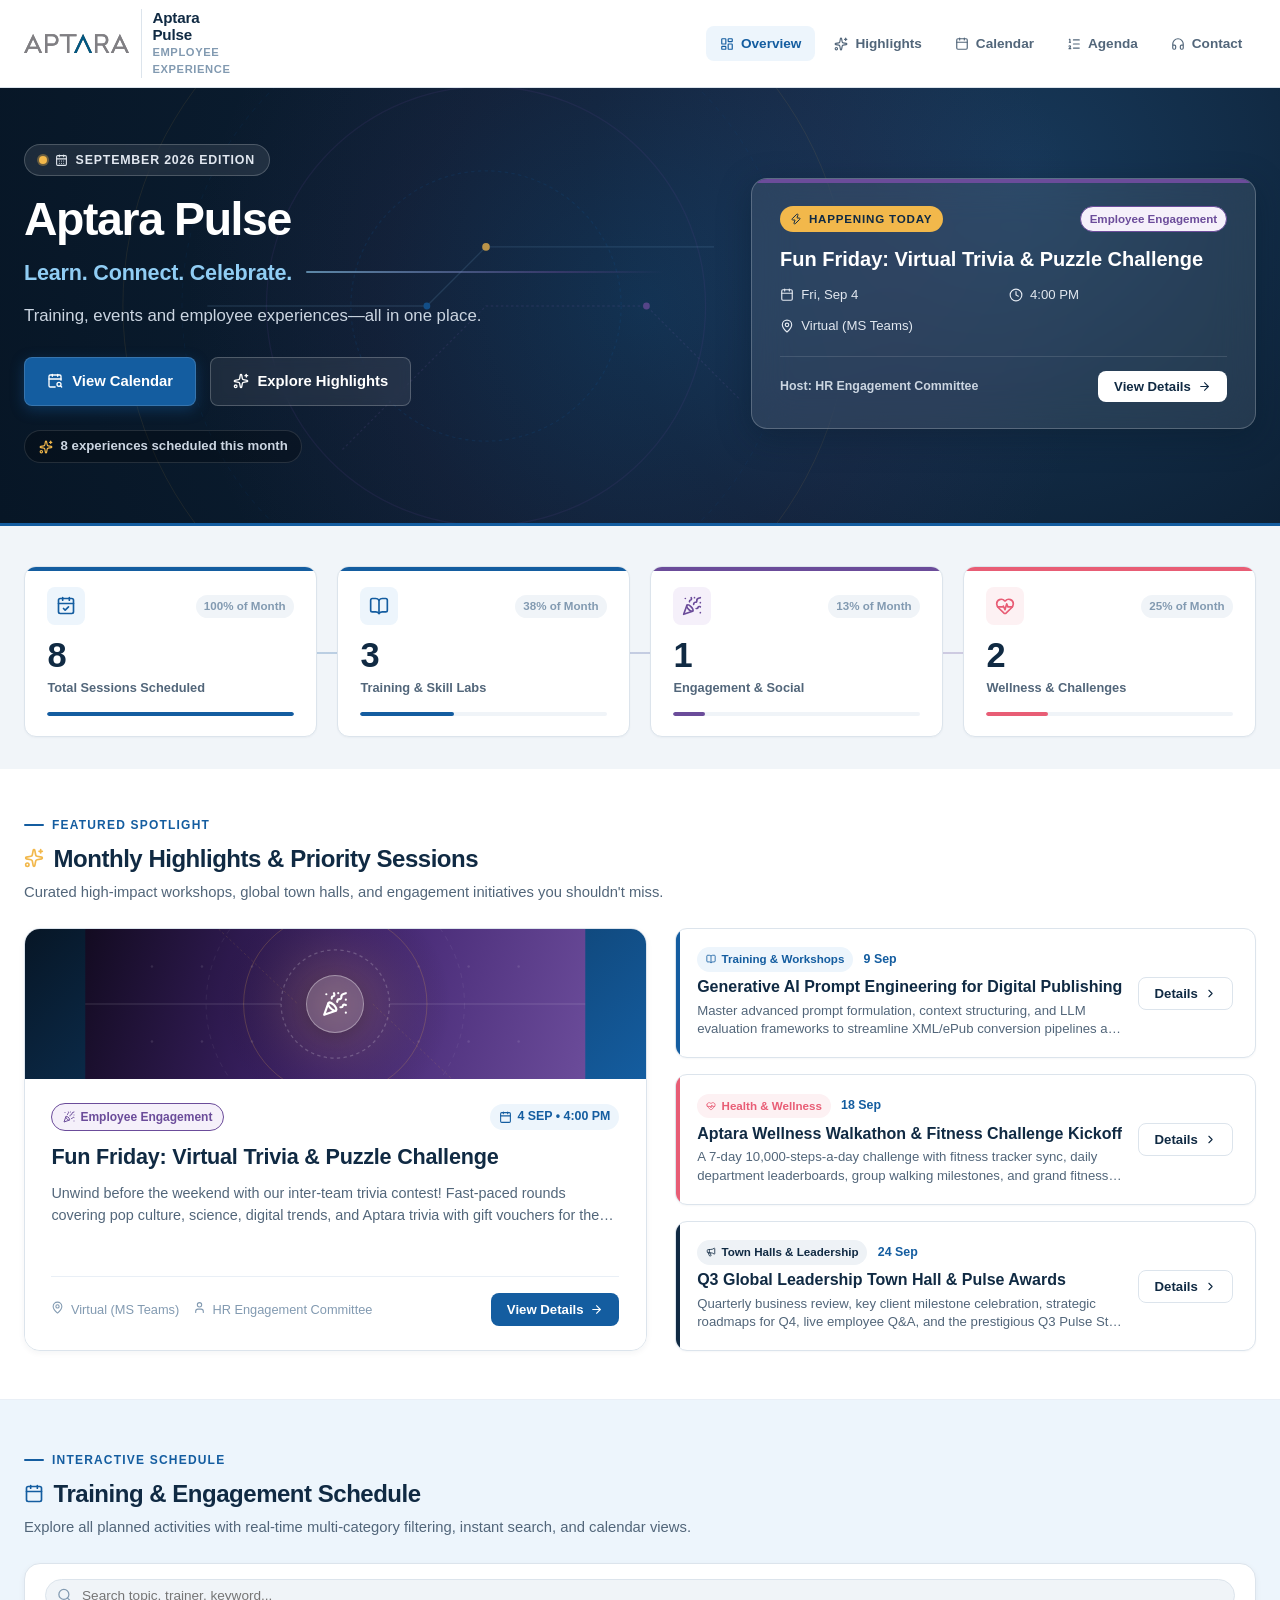
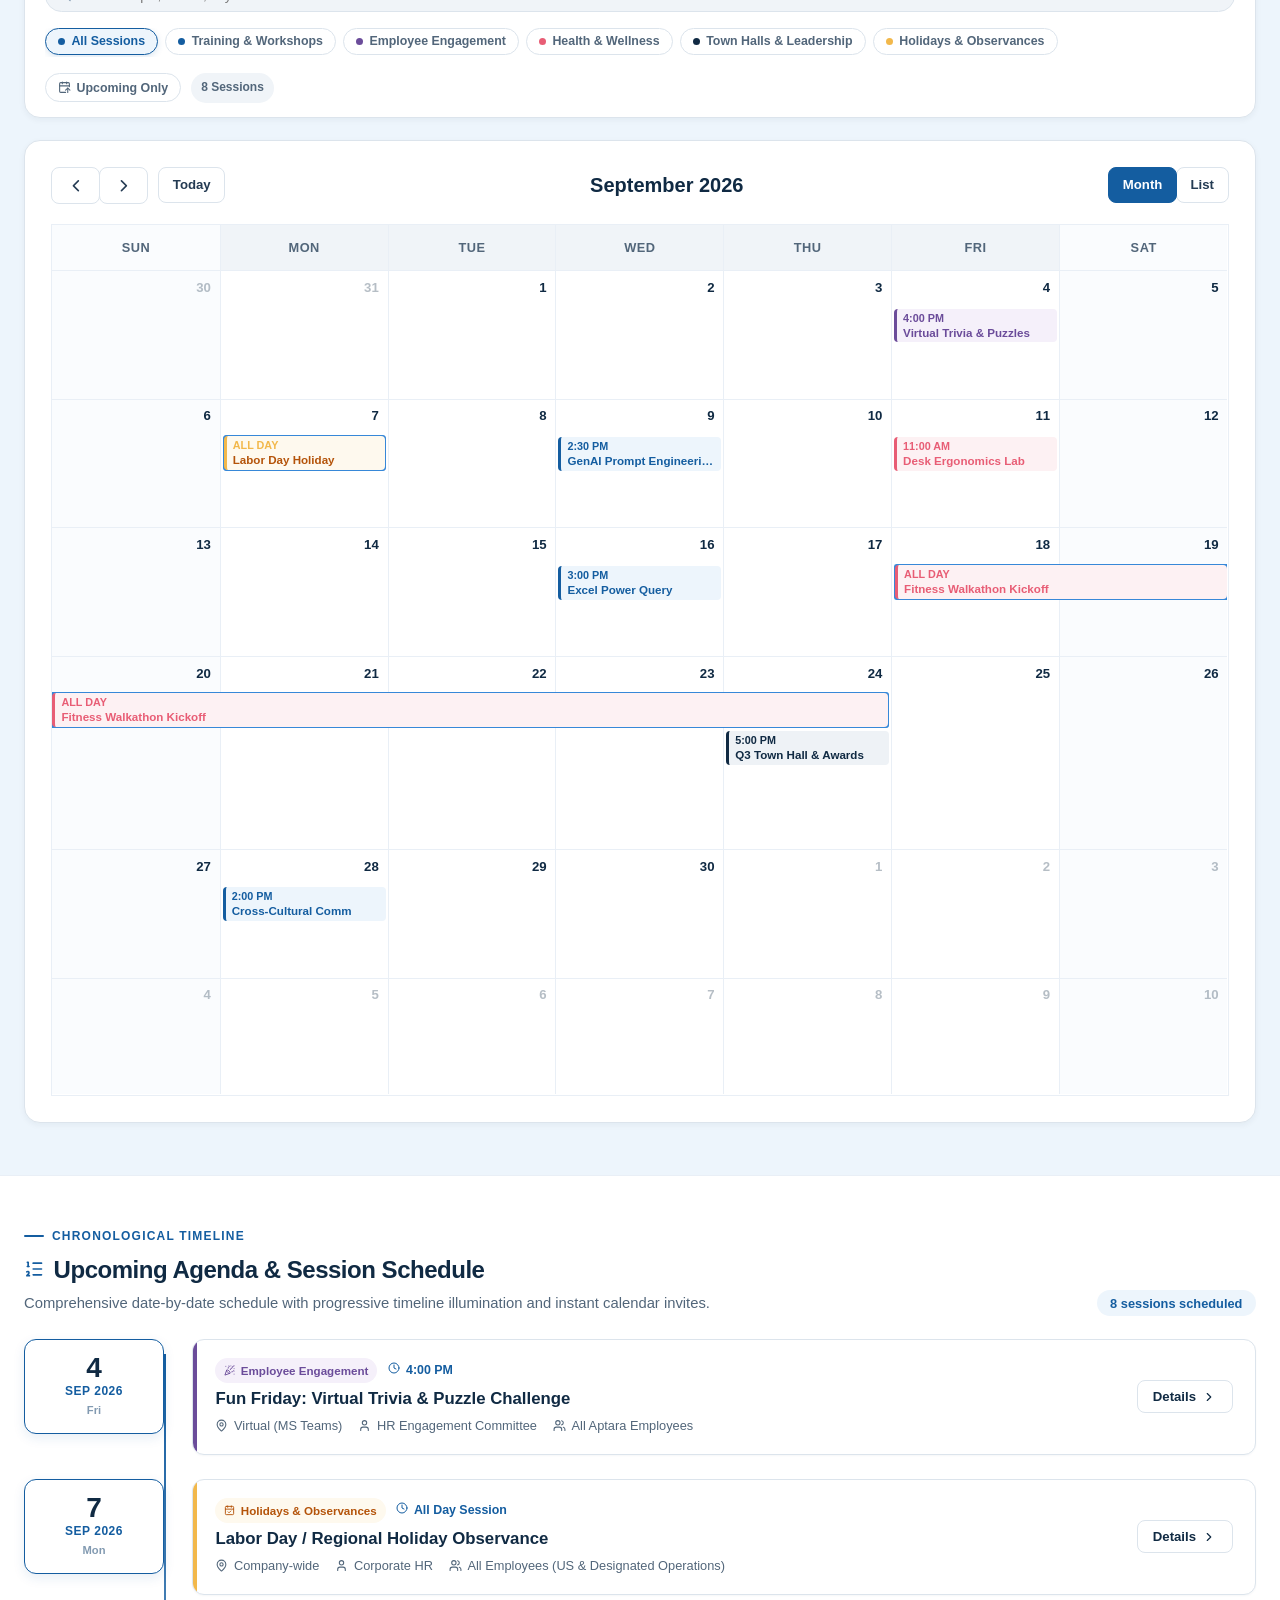
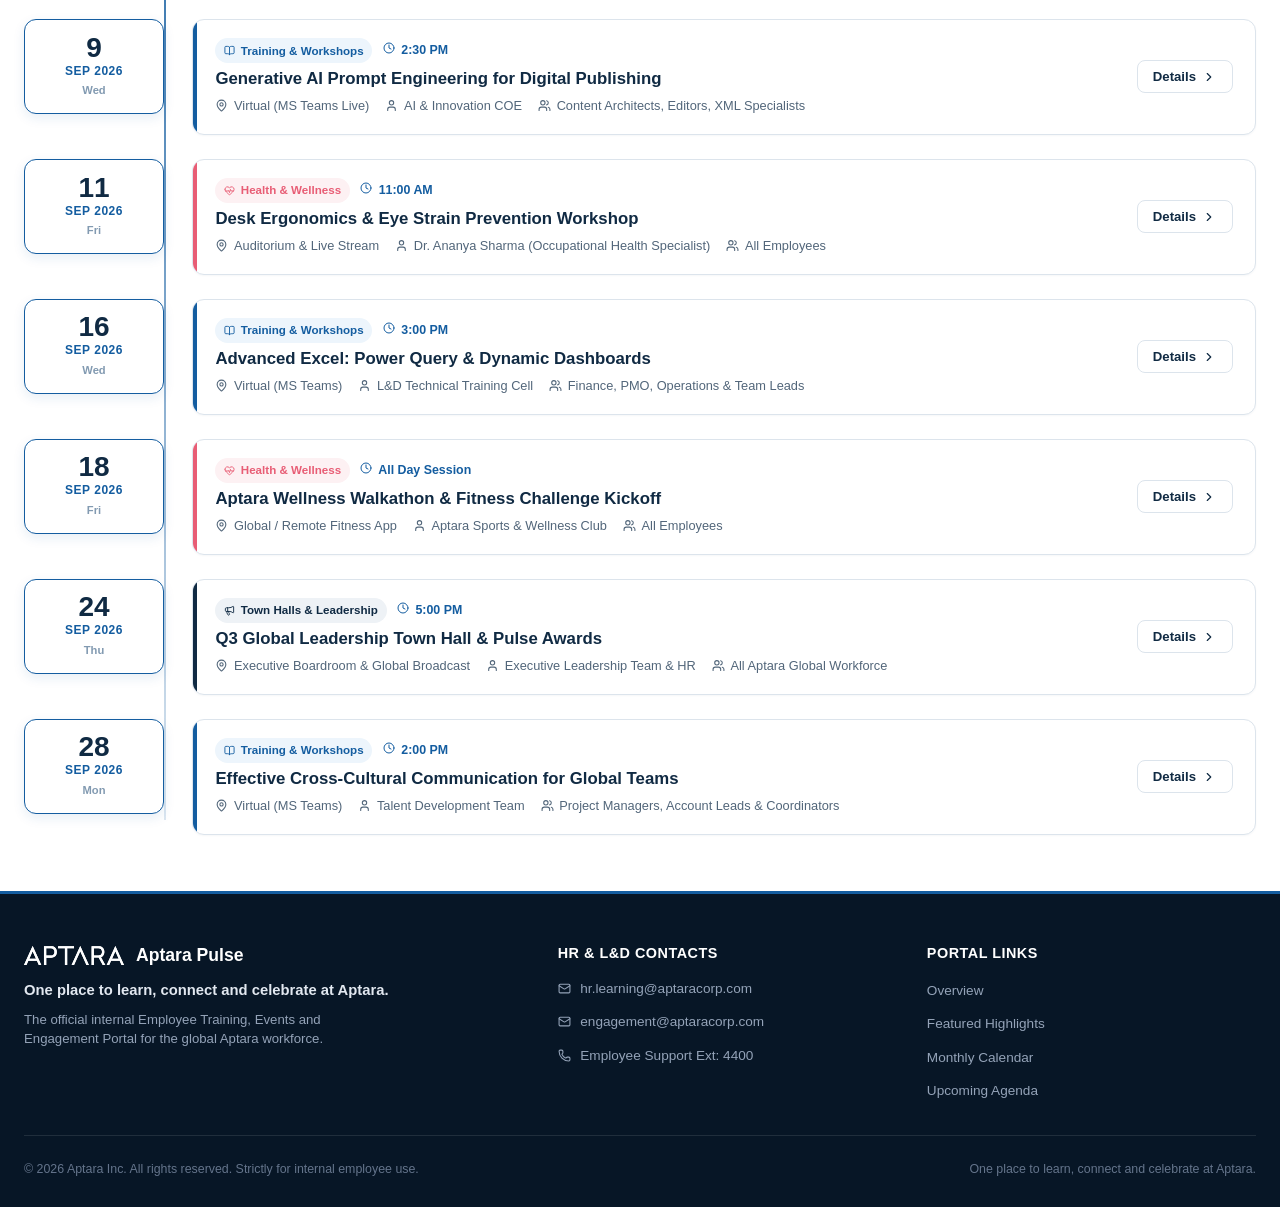
<file: index.html>
<!DOCTYPE html>
<html lang="en">
<head>
  <meta charset="UTF-8" />
  <meta http-equiv="refresh" content="0; url=employee-calendar/index.html" />
  <title>Aptara Pulse — Training, Events & Engagement Calendar</title>
  <meta name="description" content="Aptara Pulse — Training, Events & Engagement Calendar" />
  <script>
    window.location.replace("employee-calendar/index.html");
  </script>
</head>
<body style="font-family: -apple-system, BlinkMacSystemFont, 'Segoe UI', Roboto, sans-serif; display: flex; align-items: center; justify-content: center; height: 100vh; margin: 0; background: #F7F9FC; color: #102A43;">
  <p>Redirecting to <a href="employee-calendar/index.html" style="color: #145DA0; font-weight: 700;">Aptara Pulse Employee Calendar</a>...</p>
</body>
</html>
</file>
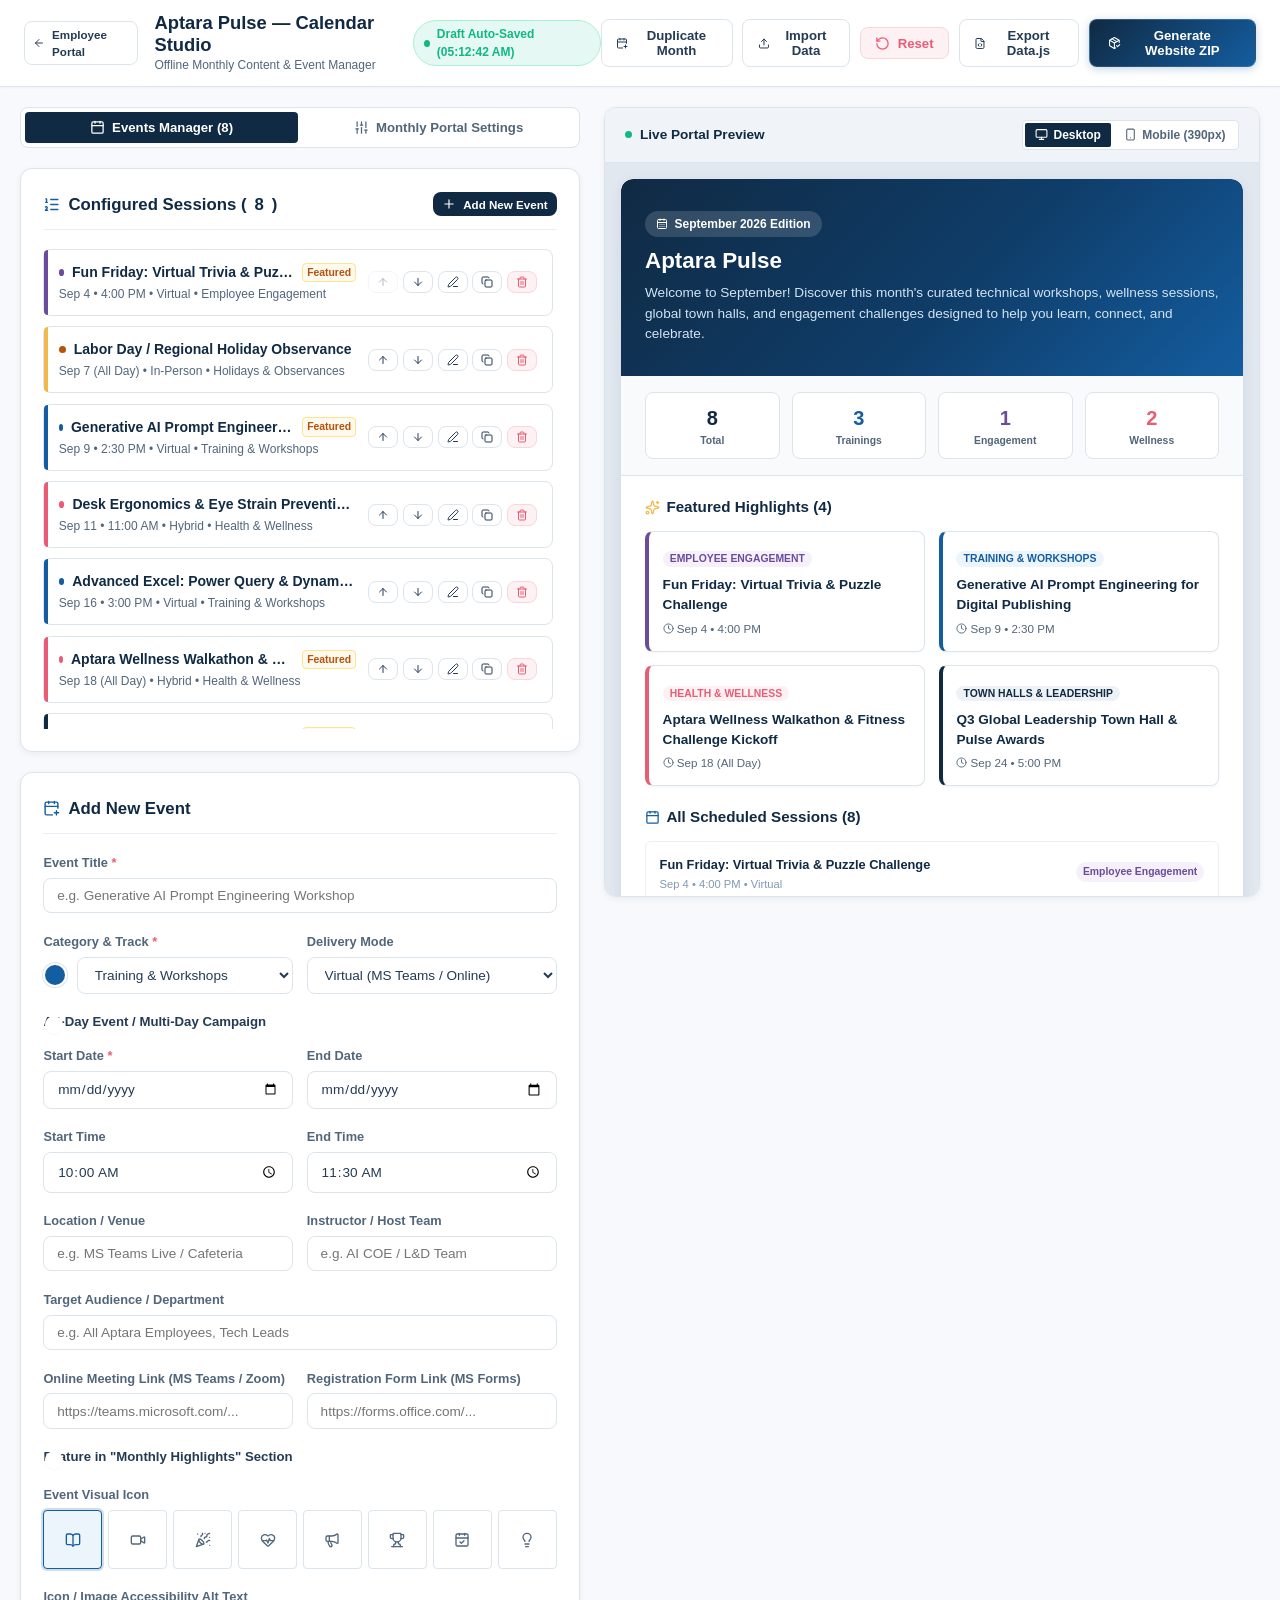
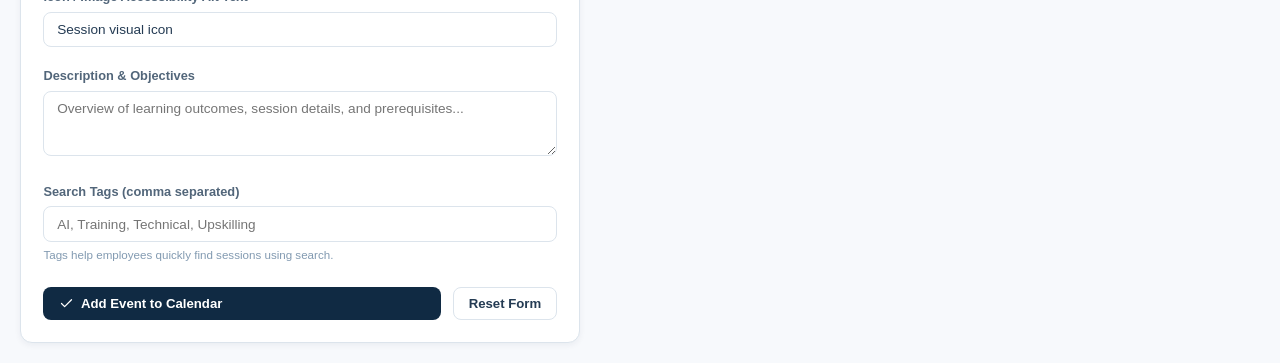
<file: calendar-editor/index.html>
<!DOCTYPE html>
<html lang="en">
<head>
  <meta charset="UTF-8" />
  <meta name="viewport" content="width=device-width, initial-scale=1.0" />
  <title>Aptara Pulse — HR Calendar Management Studio</title>
  <meta name="description" content="Offline, non-technical HR Studio for updating Aptara Pulse Training and Engagement Calendar." />
  
  <link rel="stylesheet" href="../employee-calendar/assets/css/styles.css" />
  <link rel="stylesheet" href="assets/css/editor.css" />
</head>
<body>

  <!-- Top Navigation & Action Header -->
  <header class="editor-header" role="banner">
    <div class="brand-left">
      <a href="../employee-calendar/index.html" class="btn btn-secondary btn-xs" title="Open live Employee Portal">
        <i data-lucide="arrow-left" style="width: 14px; height: 14px;"></i>
        <span>Employee Portal</span>
      </a>
      
      <div class="editor-title-block">
        <h1>Aptara Pulse — Calendar Studio</h1>
        <p>Offline Monthly Content & Event Manager</p>
      </div>

      <div class="header-status-badge" id="save-status-badge">
        <span class="status-dot"></span>
        <span id="save-status-text">Draft Auto-Saved</span>
      </div>
    </div>

    <div class="editor-actions">
      <button id="btn-open-duplicate-month" class="btn btn-secondary" title="Clone previous month and advance dates">
        <i data-lucide="calendar-plus" style="width: 15px; height: 15px;"></i>
        <span>Duplicate Month</span>
      </button>

      <button id="btn-open-import" class="btn btn-secondary" title="Import existing data file or JSON">
        <i data-lucide="upload" style="width: 15px; height: 15px;"></i>
        <span>Import Data</span>
      </button>

      <button id="btn-open-reset" class="btn btn-danger" title="Reset changes with confirmation">
        <i data-lucide="rotate-ccw" style="width: 15px; height: 15px;"></i>
        <span>Reset</span>
      </button>

      <button id="btn-export-js" class="btn btn-secondary" title="Export replacement calendar-data.js">
        <i data-lucide="file-code" style="width: 15px; height: 15px;"></i>
        <span>Export Data.js</span>
      </button>

      <!-- Prominent Generate Website ZIP Button -->
      <button id="btn-generate-website-zip" class="btn btn-publish-hero" title="Run pre-publish checklist and download server-ready website package">
        <i data-lucide="package-check" style="width: 16px; height: 16px;"></i>
        <span>Generate Website ZIP</span>
      </button>
    </div>
  </header>

  <!-- Split-Screen Studio Workspace -->
  <main class="editor-workspace">
    
    <!-- Left Pane: HR Management Controls & Forms -->
    <section class="editor-pane-left">
      
      <!-- Primary Tab Navigation -->
      <div class="editor-tabs" role="tablist">
        <button id="tab-btn-events" class="tab-btn active" role="tab" aria-selected="true" aria-controls="panel-events">
          <i data-lucide="calendar" style="width: 15px; height: 15px;"></i>
          <span>Events Manager (<span id="tab-event-count">0</span>)</span>
        </button>
        <button id="tab-btn-settings" class="tab-btn" role="tab" aria-selected="false" aria-controls="panel-settings">
          <i data-lucide="sliders" style="width: 15px; height: 15px;"></i>
          <span>Monthly Portal Settings</span>
        </button>
      </div>

      <!-- Tab Panel 1: Events Manager & Event Form -->
      <div id="panel-events" role="tabpanel" aria-labelledby="tab-btn-events">
        
        <!-- Configured Events List & Reorder Section -->
        <div class="editor-card" style="margin-bottom: 1.25rem;">
          <div class="editor-card-header">
            <h2>
              <i data-lucide="list-ordered" style="width: 17px; height: 17px; color: var(--brand-secondary);"></i>
              Configured Sessions (<span id="event-list-badge">0</span>)
            </h2>
            <button id="btn-add-new-scroll" class="btn btn-primary btn-xs">
              <i data-lucide="plus" style="width: 14px; height: 14px;"></i>
              Add New Event
            </button>
          </div>

          <div id="events-manager-container" class="events-manager-list" role="list">
            <!-- Rendered dynamically by editor.js -->
          </div>
        </div>

        <!-- Add / Edit Event Form Card -->
        <div class="editor-card" id="event-form-card">
          <div class="editor-card-header">
            <h2 id="form-heading-title">
              <i data-lucide="calendar-plus" style="width: 17px; height: 17px; color: var(--brand-secondary);"></i>
              <span id="form-mode-label">Add New Event</span>
            </h2>
            <button id="btn-cancel-edit" class="btn btn-secondary btn-xs" style="display: none;">
              <i data-lucide="x" style="width: 13px; height: 13px;"></i>
              Cancel Edit
            </button>
          </div>

          <form id="event-editor-form" novalidate>
            <input type="hidden" id="event-edit-id" value="" />

            <!-- Event Title -->
            <div class="form-group">
              <label for="event-title">Event Title <span class="required-star">*</span></label>
              <input type="text" id="event-title" placeholder="e.g. Generative AI Prompt Engineering Workshop" required />
              <div class="field-error-msg" id="err-event-title">Please enter a descriptive event title.</div>
            </div>

            <!-- Category & Accent Preview -->
            <div class="form-row">
              <div class="form-group">
                <label for="event-category">Category & Track <span class="required-star">*</span></label>
                <div class="category-select-wrapper">
                  <span id="category-color-preview" class="category-color-pill" style="background: #145DA0;" title="Automatic category accent"></span>
                  <select id="event-category" required>
                    <!-- Populated dynamically -->
                  </select>
                </div>
              </div>

              <div class="form-group">
                <label for="event-mode">Delivery Mode</label>
                <select id="event-mode">
                  <option value="Virtual">Virtual (MS Teams / Online)</option>
                  <option value="In-Person">In-Person (Office / Room)</option>
                  <option value="Hybrid">Hybrid (In-Person + Live Stream)</option>
                </select>
              </div>
            </div>

            <!-- All Day Toggle -->
            <div class="form-group" style="margin-bottom: 0.85rem;">
              <label class="switch-control">
                <input type="checkbox" id="event-allday" style="display: none;" />
                <span class="switch-input"></span>
                <span style="font-size: 0.825rem; font-weight: 700; color: var(--text-primary);">All-Day Event / Multi-Day Campaign</span>
              </label>
            </div>

            <!-- Date Fields -->
            <div class="form-row">
              <div class="form-group">
                <label for="event-start-date">Start Date <span class="required-star">*</span></label>
                <input type="date" id="event-start-date" required />
                <div class="field-error-msg" id="err-start-date">Please select a valid start date.</div>
              </div>
              <div class="form-group">
                <label for="event-end-date">End Date</label>
                <input type="date" id="event-end-date" />
                <div class="field-error-msg" id="err-end-date">End date cannot be earlier than start date.</div>
              </div>
            </div>

            <!-- Time Fields (Hidden if All-Day) -->
            <div class="form-row" id="time-fields-row">
              <div class="form-group">
                <label for="event-start-time">Start Time</label>
                <input type="time" id="event-start-time" value="10:00" />
              </div>
              <div class="form-group">
                <label for="event-end-time">End Time</label>
                <input type="time" id="event-end-time" value="11:30" />
                <div class="field-error-msg" id="err-time-range">End time must be after start time.</div>
              </div>
            </div>

            <!-- Location & Instructor -->
            <div class="form-row">
              <div class="form-group">
                <label for="event-location">Location / Venue</label>
                <input type="text" id="event-location" placeholder="e.g. MS Teams Live / Cafeteria" />
              </div>
              <div class="form-group">
                <label for="event-instructor">Instructor / Host Team</label>
                <input type="text" id="event-instructor" placeholder="e.g. AI COE / L&D Team" />
              </div>
            </div>

            <!-- Target Audience -->
            <div class="form-group">
              <label for="event-audience">Target Audience / Department</label>
              <input type="text" id="event-audience" placeholder="e.g. All Aptara Employees, Tech Leads" />
            </div>

            <!-- Online URLs -->
            <div class="form-row">
              <div class="form-group">
                <label for="event-join-url">Online Meeting Link (MS Teams / Zoom)</label>
                <input type="url" id="event-join-url" placeholder="https://teams.microsoft.com/..." />
                <div class="field-error-msg" id="err-join-url">Please enter a valid URL starting with http:// or https://</div>
              </div>
              <div class="form-group">
                <label for="event-reg-url">Registration Form Link (MS Forms)</label>
                <input type="url" id="event-reg-url" placeholder="https://forms.office.com/..." />
                <div class="field-error-msg" id="err-reg-url">Please enter a valid URL starting with http:// or https://</div>
              </div>
            </div>

            <!-- Featured Highlight Toggle -->
            <div class="form-group" style="margin-bottom: 1.15rem;">
              <label class="switch-control">
                <input type="checkbox" id="event-featured" style="display: none;" />
                <span class="switch-input"></span>
                <span style="font-size: 0.825rem; font-weight: 700; color: var(--text-primary);">Feature in "Monthly Highlights" Section</span>
              </label>
            </div>

            <!-- Visual Icon Selector -->
            <div class="form-group">
              <label>Event Visual Icon</label>
              <div class="icon-picker-grid" id="icon-picker-grid" role="radiogroup" aria-label="Event icon selection">
                <!-- Injected dynamically -->
              </div>
              <input type="hidden" id="event-selected-icon" value="book-open" />
            </div>

            <!-- Event Image Alt Text -->
            <div class="form-group">
              <label for="event-image-alt">Icon / Image Accessibility Alt Text</label>
              <input type="text" id="event-image-alt" placeholder="e.g. Workshop training presentation icon" value="Session visual icon" />
            </div>

            <!-- Short & Full Descriptions -->
            <div class="form-group">
              <label for="event-desc">Description & Objectives</label>
              <textarea id="event-desc" rows="3" placeholder="Overview of learning outcomes, session details, and prerequisites..."></textarea>
            </div>

            <!-- Search Tags -->
            <div class="form-group">
              <label for="event-tags">Search Tags (comma separated)</label>
              <input type="text" id="event-tags" placeholder="AI, Training, Technical, Upskilling" />
              <div class="field-help-text">Tags help employees quickly find sessions using search.</div>
            </div>

            <!-- Form Submission Actions -->
            <div style="display: flex; gap: 0.75rem; margin-top: 1.5rem;">
              <button type="submit" id="form-submit-btn" class="btn btn-primary" style="flex: 1;">
                <i data-lucide="check" style="width: 15px; height: 15px;"></i>
                <span id="form-submit-text">Add Event to Calendar</span>
              </button>
              <button type="button" id="form-reset-btn" class="btn btn-secondary">
                Reset Form
              </button>
            </div>

          </form>
        </div>

      </div>

      <!-- Tab Panel 2: Monthly Settings Form -->
      <div id="panel-settings" role="tabpanel" aria-labelledby="tab-btn-settings" style="display: none;">
        <div class="editor-card">
          <div class="editor-card-header">
            <h2>
              <i data-lucide="sliders" style="width: 17px; height: 17px; color: var(--brand-secondary);"></i>
              Monthly Portal Configuration
            </h2>
          </div>

          <form id="monthly-settings-form">
            
            <div class="form-row">
              <div class="form-group">
                <label for="settings-month-name">Target Month <span class="required-star">*</span></label>
                <select id="settings-month-name">
                  <option value="January">January</option>
                  <option value="February">February</option>
                  <option value="March">March</option>
                  <option value="April">April</option>
                  <option value="May">May</option>
                  <option value="June">June</option>
                  <option value="July">July</option>
                  <option value="August">August</option>
                  <option value="September" selected>September</option>
                  <option value="October">October</option>
                  <option value="November">November</option>
                  <option value="December">December</option>
                </select>
              </div>

              <div class="form-group">
                <label for="settings-year">Target Year <span class="required-star">*</span></label>
                <input type="text" id="settings-year" value="2026" required />
              </div>
            </div>

            <div class="form-group">
              <label for="settings-portal-title">Portal Header Title <span class="required-star">*</span></label>
              <input type="text" id="settings-portal-title" value="Aptara Pulse — Training, Events & Engagement Calendar" required />
            </div>

            <div class="form-group">
              <label for="settings-monthly-message">Monthly Welcome Message</label>
              <textarea id="settings-monthly-message" rows="3">Welcome to September! Discover this month's curated technical workshops, wellness sessions, global town halls, and engagement challenges designed to help you learn, connect, and celebrate.</textarea>
            </div>

            <div class="form-group">
              <label for="settings-contact-ld">Learning & Development Contact Email</label>
              <input type="text" id="settings-contact-ld" value="hr.learning@aptaracorp.com" />
            </div>

            <div class="form-group">
              <label for="settings-contact-engagement">Employee Engagement Contact Email</label>
              <input type="text" id="settings-contact-engagement" value="engagement@aptaracorp.com" />
            </div>

            <div class="form-group">
              <label for="settings-contact-phone">Internal Support Extension / Helpline</label>
              <input type="text" id="settings-contact-phone" value="Employee Support Ext: 4400" />
            </div>

            <div style="margin-top: 1.25rem;">
              <button type="submit" class="btn btn-primary" style="width: 100%;">
                <i data-lucide="save" style="width: 15px; height: 15px;"></i>
                Save Portal Settings
              </button>
            </div>

          </form>
        </div>
      </div>

    </section>

    <!-- Right Pane: Live Interactive Preview -->
    <section class="editor-pane-right" aria-label="Live Employee Portal Preview">
      
      <!-- Preview Top Toolbar -->
      <div class="preview-top-toolbar">
        <div class="preview-title">
          <span class="status-dot"></span>
          <span>Live Portal Preview</span>
        </div>

        <div class="preview-device-toggle" role="group" aria-label="Device preview switcher">
          <button id="preview-btn-desktop" class="device-btn active" title="Switch to desktop preview">
            <i data-lucide="monitor" style="width: 13px; height: 13px;"></i>
            <span>Desktop</span>
          </button>
          <button id="preview-btn-mobile" class="device-btn" title="Switch to mobile phone preview (390px)">
            <i data-lucide="smartphone" style="width: 13px; height: 13px;"></i>
            <span>Mobile (390px)</span>
          </button>
        </div>
      </div>

      <!-- Preview Viewport Frame -->
      <div id="preview-viewport-wrapper" class="preview-viewport-wrapper">
        <div class="preview-frame-container" id="preview-frame-container">
          
          <!-- Live Preview Content Render Area -->
          <div id="live-preview-content" style="padding-bottom: 2rem;">
            <!-- Rendered dynamically by editor.js -->
          </div>

        </div>
      </div>

    </section>

  </main>

  <!-- Modal 1: Reset Confirmation -->
  <div id="modal-reset-confirm" class="editor-modal-overlay" role="dialog" aria-modal="true" aria-labelledby="reset-modal-title">
    <div class="editor-modal-box">
      <div class="editor-modal-header">
        <h3 id="reset-modal-title">Reset Calendar Data</h3>
        <button class="modal-close-btn" data-close-modal="modal-reset-confirm" style="background: none; border: none; cursor: pointer; color: var(--text-secondary);">
          <i data-lucide="x" style="width: 18px; height: 18px;"></i>
        </button>
      </div>
      <div class="editor-modal-body">
        <p style="font-size: 0.875rem; color: var(--text-secondary); margin-bottom: 1rem;">
          Choose how you would like to reset your calendar data:
        </p>
        <div style="display: flex; flex-direction: column; gap: 0.75rem;">
          <button id="btn-reset-baseline" class="btn btn-secondary" style="justify-content: flex-start; padding: 0.75rem 1rem;">
            <i data-lucide="refresh-cw" style="width: 16px; height: 16px; color: var(--brand-secondary);"></i>
            <div style="text-align: left;">
              <strong style="display: block; font-size: 0.85rem;">Restore September 2026 Baseline</strong>
              <span style="font-size: 0.75rem; color: var(--text-muted);">Restores the original 8 curated corporate events.</span>
            </div>
          </button>

          <button id="btn-reset-blank" class="btn btn-danger" style="justify-content: flex-start; padding: 0.75rem 1rem;">
            <i data-lucide="trash-2" style="width: 16px; height: 16px;"></i>
            <div style="text-align: left;">
              <strong style="display: block; font-size: 0.85rem;">Clear All to Blank</strong>
              <span style="font-size: 0.75rem; color: var(--color-danger);">Removes all events to start from a completely clean slate.</span>
            </div>
          </button>
        </div>
      </div>
      <div class="editor-modal-footer">
        <button class="btn btn-secondary" data-close-modal="modal-reset-confirm">Cancel</button>
      </div>
    </div>
  </div>

  <!-- Modal 2: Duplicate Previous Month -->
  <div id="modal-duplicate-month" class="editor-modal-overlay" role="dialog" aria-modal="true" aria-labelledby="dup-modal-title">
    <div class="editor-modal-box">
      <div class="editor-modal-header">
        <h3 id="dup-modal-title">Duplicate Month as New Starting Point</h3>
        <button class="modal-close-btn" data-close-modal="modal-duplicate-month" style="background: none; border: none; cursor: pointer; color: var(--text-secondary);">
          <i data-lucide="x" style="width: 18px; height: 18px;"></i>
        </button>
      </div>
      <div class="editor-modal-body">
        <p style="font-size: 0.875rem; color: var(--text-secondary); margin-bottom: 1rem;">
          This will duplicate all current events and automatically advance their calendar dates forward by 1 month to jumpstart your next edition.
        </p>
        
        <div class="form-row">
          <div class="form-group">
            <label for="dup-new-month">New Target Month</label>
            <select id="dup-new-month">
              <option value="January">January</option>
              <option value="February">February</option>
              <option value="March">March</option>
              <option value="April">April</option>
              <option value="May">May</option>
              <option value="June">June</option>
              <option value="July">July</option>
              <option value="August">August</option>
              <option value="September">September</option>
              <option value="October" selected>October</option>
              <option value="November">November</option>
              <option value="December">December</option>
            </select>
          </div>

          <div class="form-group">
            <label for="dup-new-year">Year</label>
            <input type="text" id="dup-new-year" value="2026" />
          </div>
        </div>
      </div>
      <div class="editor-modal-footer">
        <button class="btn btn-secondary" data-close-modal="modal-duplicate-month">Cancel</button>
        <button id="btn-confirm-duplicate-month" class="btn btn-primary">
          <i data-lucide="copy" style="width: 14px; height: 14px;"></i>
          Duplicate & Advance Dates
        </button>
      </div>
    </div>
  </div>

  <!-- Modal 3: Import Existing Calendar Data -->
  <div id="modal-import-data" class="editor-modal-overlay" role="dialog" aria-modal="true" aria-labelledby="import-modal-title">
    <div class="editor-modal-box" style="max-width: 580px;">
      <div class="editor-modal-header">
        <h3 id="import-modal-title">Import Calendar Data</h3>
        <button class="modal-close-btn" data-close-modal="modal-import-data" style="background: none; border: none; cursor: pointer; color: var(--text-secondary);">
          <i data-lucide="x" style="width: 18px; height: 18px;"></i>
        </button>
      </div>
      <div class="editor-modal-body">
        <div class="form-group">
          <label>Upload Existing File (`calendar-data.js` or `.json`)</label>
          <input type="file" id="import-file-uploader" accept=".js,.json" style="padding: 0.4rem;" />
        </div>

        <div style="text-align: center; font-size: 0.75rem; color: var(--text-muted); margin: 0.75rem 0;">— OR PASTE CONTENT BELOW —</div>

        <div class="form-group">
          <label for="import-text-area">Paste JSON or `calendar-data.js` text</label>
          <textarea id="import-text-area" rows="6" placeholder="Paste data here..."></textarea>
        </div>
      </div>
      <div class="editor-modal-footer">
        <button class="btn btn-secondary" data-close-modal="modal-import-data">Cancel</button>
        <button id="btn-confirm-import-text" class="btn btn-primary">
          <i data-lucide="upload" style="width: 14px; height: 14px;"></i>
          Import & Apply
        </button>
      </div>
    </div>
  </div>

  <!-- Modal 4: Pre-Publish Checklist Dialog -->
  <div id="modal-prepublish-checklist" class="editor-modal-overlay" role="dialog" aria-modal="true" aria-labelledby="checklist-modal-title">
    <div class="editor-modal-box" style="max-width: 620px;">
      <div class="editor-modal-header">
        <h3 id="checklist-modal-title">
          <i data-lucide="clipboard-check" style="width: 18px; height: 18px; color: var(--brand-secondary);"></i>
          Pre-Publish Verification Checklist
        </h3>
        <button class="modal-close-btn" data-close-modal="modal-prepublish-checklist" style="background: none; border: none; cursor: pointer; color: var(--text-secondary);">
          <i data-lucide="x" style="width: 18px; height: 18px;"></i>
        </button>
      </div>
      
      <div class="editor-modal-body">
        <p style="font-size: 0.85rem; color: var(--text-secondary); margin-bottom: 1.15rem;">
          The system has verified your monthly configuration. Ensure all audit items pass before downloading the final web package:
        </p>

        <div class="checklist-container" id="checklist-items-list">
          <!-- Populated dynamically by editor.js -->
        </div>

        <!-- Manual Confirmation for Mobile Review -->
        <div style="background: #F0F4F8; border: 1px solid #DCE4EC; border-radius: 8px; padding: 0.75rem 0.9rem; margin-top: 0.85rem;">
          <label class="switch-control">
            <input type="checkbox" id="check-mobile-reviewed" style="display: none;" />
            <span class="switch-input"></span>
            <span style="font-size: 0.825rem; font-weight: 700; color: var(--brand-primary);">I have previewed the calendar layout on mobile (390px)</span>
          </label>
        </div>
      </div>

      <div class="editor-modal-footer">
        <button class="btn btn-secondary" data-close-modal="modal-prepublish-checklist">Cancel</button>
        <button id="btn-confirm-download-zip" class="btn btn-publish-hero">
          <i data-lucide="download-cloud" style="width: 15px; height: 15px;"></i>
          <span>Confirm & Download ZIP</span>
        </button>
      </div>
    </div>
  </div>

  <!-- Modal 5: Post-Publish Success Guide Panel -->
  <div id="modal-publish-success" class="editor-modal-overlay" role="dialog" aria-modal="true" aria-labelledby="success-modal-title">
    <div class="editor-modal-box" style="max-width: 640px;">
      <div class="editor-modal-header">
        <h3 id="success-modal-title" style="color: #059669;">
          <i data-lucide="check-circle-2" style="width: 18px; height: 18px;"></i>
          Website ZIP Package Created
        </h3>
        <button class="modal-close-btn" data-close-modal="modal-publish-success" style="background: none; border: none; cursor: pointer; color: var(--text-secondary);">
          <i data-lucide="x" style="width: 18px; height: 18px;"></i>
        </button>
      </div>

      <div class="editor-modal-body">
        <div class="success-panel-box">
          <div class="success-icon-badge">
            <i data-lucide="package" style="width: 28px; height: 28px;"></i>
          </div>
          <h4 style="font-size: 1.15rem; font-weight: 800; color: var(--brand-primary); margin-bottom: 0.35rem;" id="success-zip-filename">aptara-pulse-2026-september.zip</h4>
          <p style="font-size: 0.825rem; color: var(--text-secondary); max-width: 480px; margin: 0 auto 1.5rem auto;">
            The static website package is downloaded. It is 100% self-contained with no external dependencies and opens directly to <code>index.html</code>.
          </p>
        </div>

        <div style="margin-bottom: 1.25rem;">
          <h5 style="font-size: 0.85rem; font-weight: 800; color: var(--brand-primary); margin-bottom: 0.6rem;">Next Steps for Web Admin / HR:</h5>
          
          <div class="server-guide-step">
            <span class="step-num">1</span>
            <div>
              <strong style="font-size: 0.825rem; color: var(--brand-primary); display: block;">Local Verification</strong>
              <span style="font-size: 0.75rem; color: var(--text-secondary);">Extract the downloaded ZIP into any folder and double-click <code>index.html</code> to verify in Chrome, Edge, or Firefox without needing a web server.</span>
            </div>
          </div>

          <div class="server-guide-step">
            <span class="step-num">2</span>
            <div>
              <strong style="font-size: 0.825rem; color: var(--brand-primary); display: block;">Upload to Internal Hosting (IIS, Apache, or Nginx)</strong>
              <span style="font-size: 0.75rem; color: var(--text-secondary);">Copy the extracted files directly into the root intranet directory (e.g. <code>C:\inetpub\wwwroot\pulse\</code> or <code>/var/www/html/pulse/</code>).</span>
            </div>
          </div>

          <div class="server-guide-step">
            <span class="step-num">3</span>
            <div>
              <strong style="font-size: 0.825rem; color: var(--brand-primary); display: block;">Broadcast URL to Employees</strong>
              <span style="font-size: 0.75rem; color: var(--text-secondary);">Share your intranet link (e.g., <code>https://intranet.aptaracorp.com/pulse/</code>). No database, backend services, or security tokens needed.</span>
            </div>
          </div>
        </div>

        <div style="background: #F8FAFC; border: 1px solid #DCE4EC; border-radius: 6px; padding: 0.75rem; font-size: 0.75rem; color: var(--text-muted);">
          <i data-lucide="info" style="width: 13px; height: 13px; display: inline; vertical-align: -2px; margin-right: 4px; color: var(--brand-secondary);"></i>
          Includes <code>UPLOAD-INSTRUCTIONS.txt</code> with web server configuration notes.
        </div>
      </div>

      <div class="editor-modal-footer">
        <button class="btn btn-primary" data-close-modal="modal-publish-success">Done</button>
      </div>
    </div>
  </div>

  <!-- Global Toast Notification Container -->
  <div id="toast-container" class="toast-container" aria-live="polite"></div>

  <!-- Local Vendor Scripts -->
  <script src="assets/vendor/lucide/lucide.min.js"></script>
  <script src="assets/vendor/jszip/jszip.min.js"></script>
  <script src="assets/vendor/fuse/fuse.min.js"></script>

  <!-- Baseline Data and Editor Script -->
  <script src="../employee-calendar/assets/js/calendar-data.js"></script>
  <script src="assets/js/editor.js"></script>
</body>
</html>
</file>
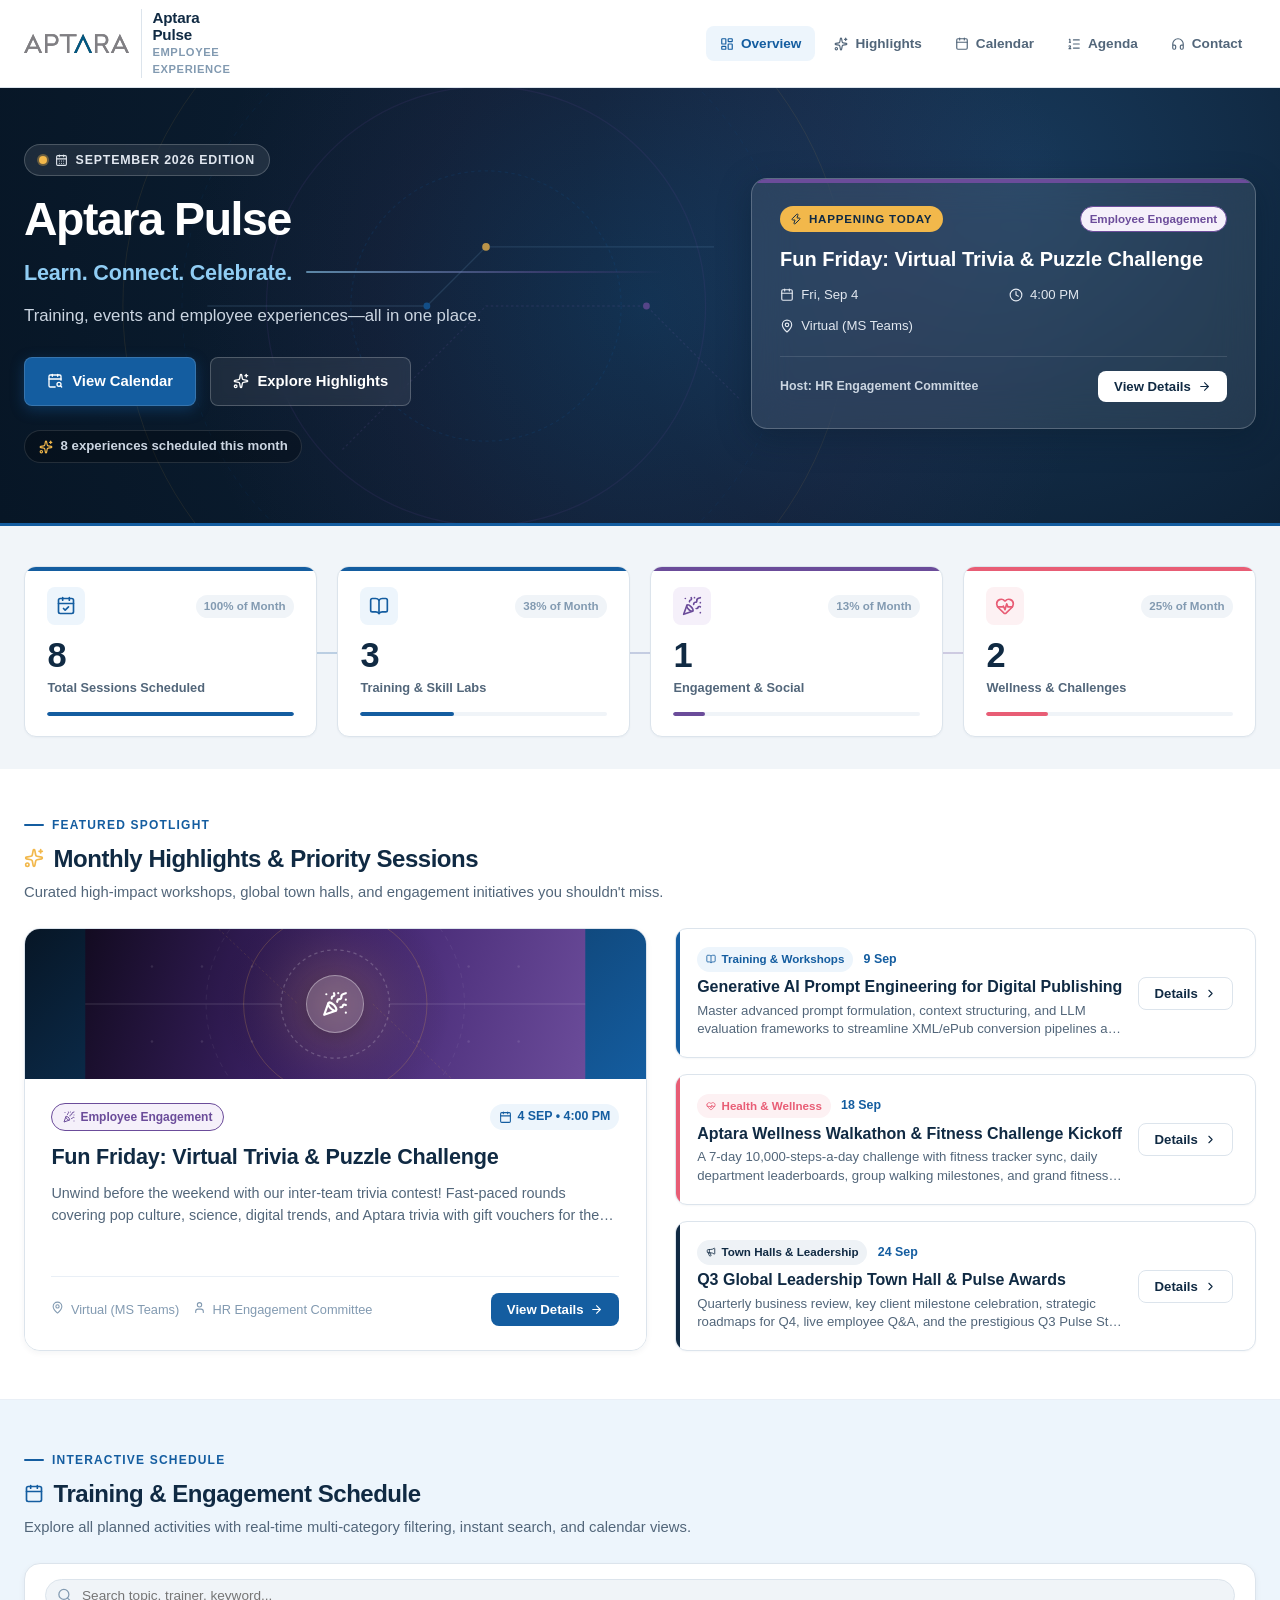
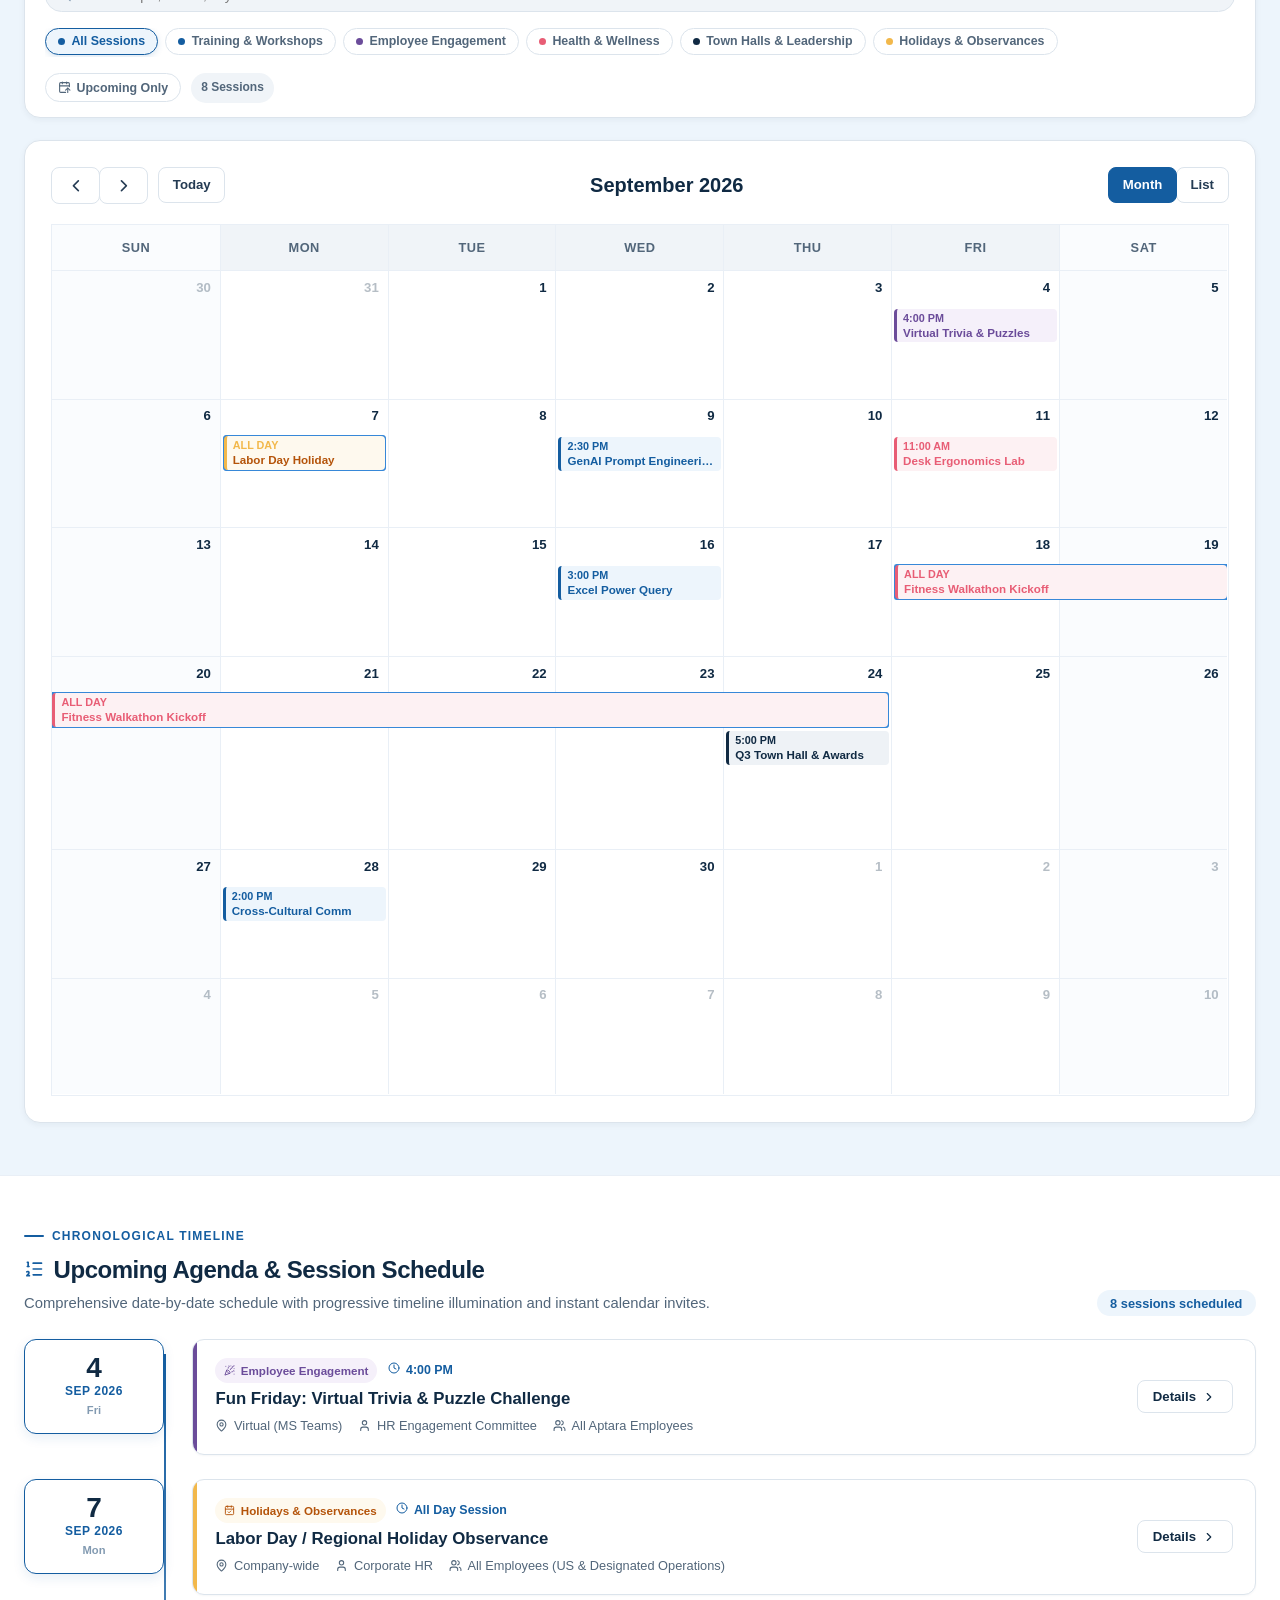
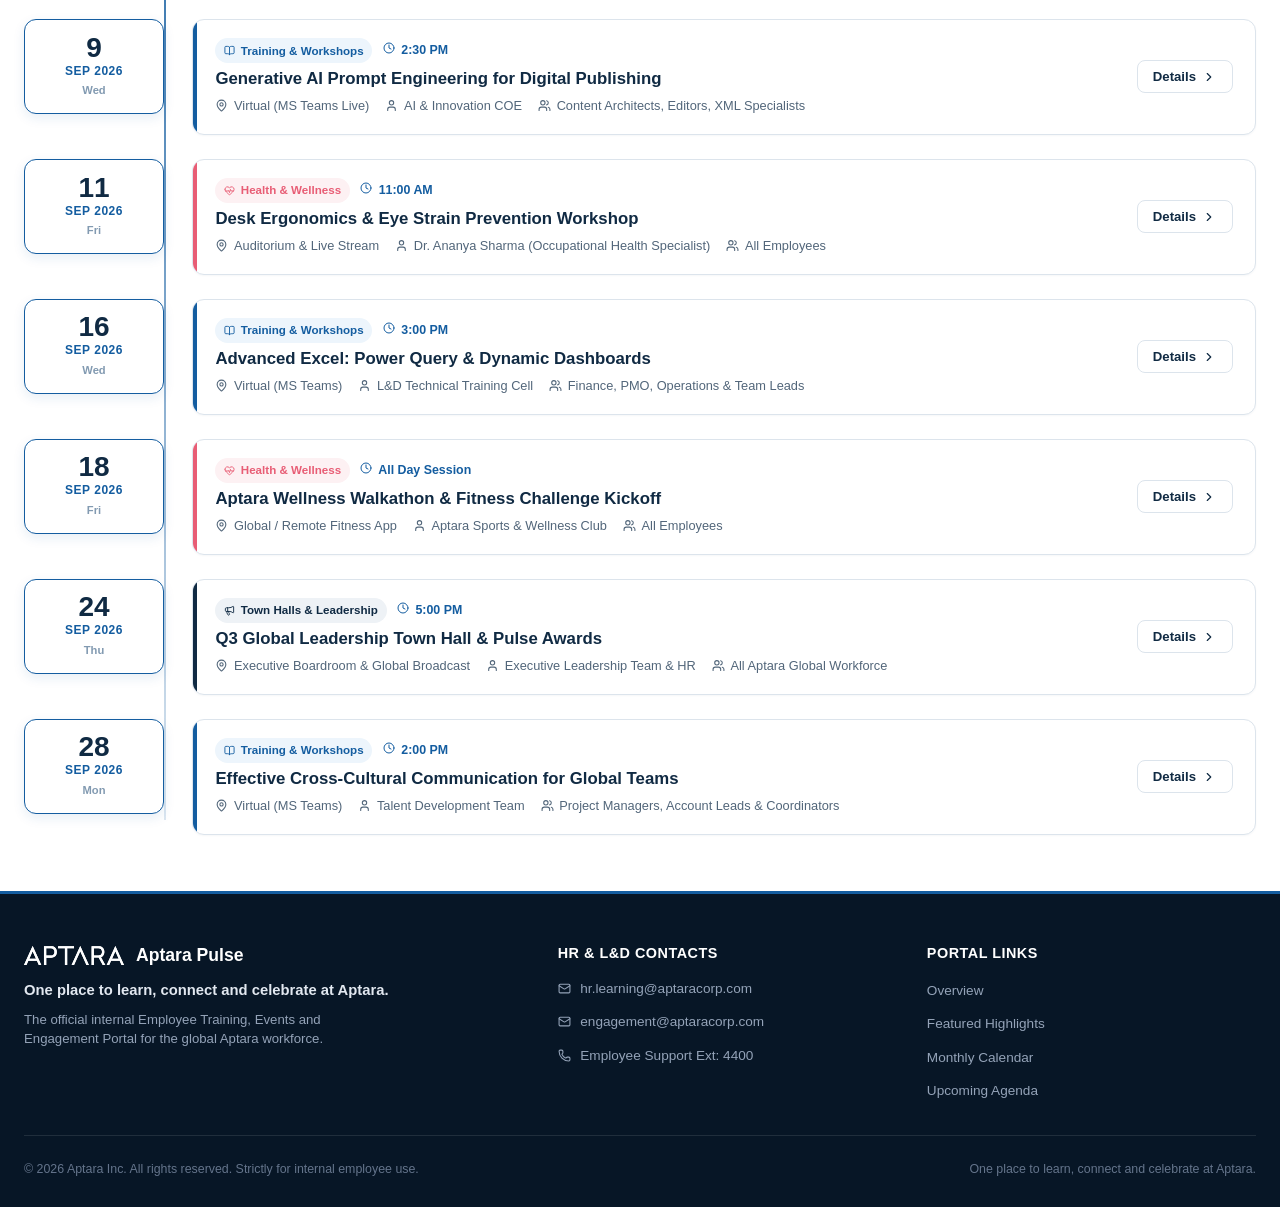
<file: employee-calendar/index.html>
<!DOCTYPE html>
<html lang="en">
<head>
  <meta charset="UTF-8" />
  <meta name="viewport" content="width=device-width, initial-scale=1.0" />
  <title>Aptara Pulse — Training, Events & Engagement Calendar</title>
  <meta name="description" content="Corporate employee training, events, and engagement calendar for Aptara workforce. Stay updated on technical workshops, wellness sessions, and company town halls." />
  
  <!-- Local Stylesheet -->
  <link rel="stylesheet" href="assets/css/styles.css" />
</head>
<body>

  <!-- 1. Compact Sticky Translucent Navigation -->
  <header class="site-header" role="banner">
    <div class="container nav-inner">
      <div class="brand-block">
        <img src="assets/images/Aptara-Logo.svg" alt="Aptara Logo" class="brand-logo-img" />
        <div class="brand-text">
          <span class="brand-title">Aptara Pulse</span>
          <span class="brand-subtitle">Employee Experience</span>
        </div>
      </div>

      <nav role="navigation" aria-label="Main Navigation">
        <ul class="nav-links">
          <li><a href="#overview" class="nav-link active"><i data-lucide="layout-dashboard" style="width: 14px; height: 14px;" aria-hidden="true"></i> Overview</a></li>
          <li><a href="#highlights" class="nav-link"><i data-lucide="sparkles" style="width: 14px; height: 14px;" aria-hidden="true"></i> Highlights</a></li>
          <li><a href="#calendar" class="nav-link"><i data-lucide="calendar" style="width: 14px; height: 14px;" aria-hidden="true"></i> Calendar</a></li>
          <li><a href="#agenda" class="nav-link"><i data-lucide="list-ordered" style="width: 14px; height: 14px;" aria-hidden="true"></i> Agenda</a></li>
          <li><a href="#contact" class="nav-link"><i data-lucide="headphones" style="width: 14px; height: 14px;" aria-hidden="true"></i> Contact</a></li>
        </ul>
      </nav>
    </div>
  </header>

  <!-- 2. Asymmetric Two-Column Hero with Signature Pulse Motif & Pointer Ambient Lighting -->
  <section class="hero-section" id="overview" aria-labelledby="hero-title">
    
    <!-- Pointer-Responsive Ambient Lighting Layer (Desktop only) -->
    <div class="hero-ambient-glow" aria-hidden="true"></div>

    <!-- Signature Aptara Pulse Concentric Rings & Fine Connected Paths -->
    <div class="hero-pulse-motif" aria-hidden="true">
      <svg class="pulse-svg" viewBox="0 0 900 900" fill="none" xmlns="http://www.w3.org/2000/svg">
        <!-- Concentric Pulse Rings -->
        <circle cx="450" cy="450" r="160" stroke="rgba(20, 93, 160, 0.22)" stroke-width="1.5" stroke-dasharray="4 4" class="ring-pulse-1" />
        <circle cx="450" cy="450" r="260" stroke="rgba(107, 76, 154, 0.18)" stroke-width="1.5" class="ring-pulse-2" />
        <circle cx="450" cy="450" r="360" stroke="rgba(20, 93, 160, 0.12)" stroke-width="1.2" stroke-dasharray="6 6" class="ring-pulse-3" />
        <circle cx="450" cy="450" r="430" stroke="rgba(242, 184, 75, 0.14)" stroke-width="1" />

        <!-- Connected Paths & Soft Glowing Nodes -->
        <path d="M120 450 L380 450 L450 380 L720 380" stroke="rgba(144, 205, 244, 0.18)" stroke-width="1.5" />
        <path d="M280 620 L450 450 L640 450 L750 560" stroke="rgba(155, 114, 207, 0.15)" stroke-width="1.5" stroke-dasharray="3 3" />
        <circle cx="380" cy="450" r="4" fill="var(--color-blue)" />
        <circle cx="450" cy="380" r="4.5" fill="var(--color-amber)" />
        <circle cx="640" cy="450" r="4" fill="var(--color-purple)" />
      </svg>
    </div>

    <div class="container">
      <div class="hero-grid">
        
        <!-- Left Side: Editorial Brand Block -->
        <div class="hero-left">
          <div class="hero-badge">
            <span class="hero-badge-pulse" aria-hidden="true"></span>
            <i data-lucide="calendar-days" style="width: 13px; height: 13px;" aria-hidden="true"></i>
            <span id="hero-month-badge">September 2026 Edition</span>
          </div>

          <h1 class="hero-title" id="hero-title">Aptara Pulse</h1>
          
          <div class="hero-statement-wrap">
            <p class="hero-statement" id="hero-statement">Learn. Connect. Celebrate.</p>
            <div class="hero-editorial-line" aria-hidden="true"></div>
          </div>

          <p class="hero-descriptor" id="hero-message">
            Training, events and employee experiences—all in one place.
          </p>

          <div class="hero-actions">
            <a href="#calendar" class="btn-hero-primary" role="button">
              <i data-lucide="calendar-search" style="width: 16px; height: 16px;" aria-hidden="true"></i>
              <span>View Calendar</span>
            </a>
            <a href="#highlights" class="btn-hero-secondary" role="button">
              <i data-lucide="sparkles" style="width: 16px; height: 16px;" aria-hidden="true"></i>
              <span>Explore Highlights</span>
            </a>
          </div>

          <!-- Dynamic Monthly Experiences Counter Indicator -->
          <div class="hero-experience-counter" id="hero-exp-counter">
            <i data-lucide="sparkles" style="width: 14px; height: 14px; color: var(--color-amber);" aria-hidden="true"></i>
            <span id="hero-exp-count-text">8 experiences scheduled this month</span>
          </div>
        </div>

        <!-- Right Side: Dynamic "Next Up / Happening Today" Glass Card -->
        <div class="hero-right">
          <div class="next-up-wrapper" id="hero-next-up-container" aria-live="polite">
            <!-- Rendered dynamically by app.js -->
          </div>
        </div>

      </div>
    </div>
  </section>

  <!-- 3. "At a Glance" Statistics Section with Connecting Pulse Track -->
  <section class="stats-section" id="stats" aria-label="Summary Statistics">
    <div class="container" style="position: relative;">
      
      <!-- Thin Connecting Pulse Line Behind Cards -->
      <div class="stats-pulse-track" aria-hidden="true"></div>

      <div class="stats-grid">
        
        <!-- Total Events -->
        <div class="stat-card" data-filter="all" tabindex="0" role="button" aria-label="Filter all sessions" style="--stat-accent: var(--color-blue); --stat-bg: #EDF5FC;">
          <div class="stat-top">
            <div class="stat-icon-wrapper" aria-hidden="true">
              <i data-lucide="calendar-check" style="width: 20px; height: 20px;"></i>
            </div>
            <span class="stat-pct-badge" id="stat-pct-total">100% of Month</span>
          </div>
          <div class="stat-info">
            <span class="stat-number" id="stat-val-total">0</span>
            <span class="stat-label">Total Sessions Scheduled</span>
          </div>
          <div class="stat-progress-track">
            <div class="stat-progress-fill" style="width: 100%; background: var(--color-blue);"></div>
          </div>
        </div>

        <!-- Training & Workshops -->
        <div class="stat-card" data-filter="training" tabindex="0" role="button" aria-label="Filter training workshops" style="--stat-accent: var(--cat-training-border); --stat-bg: var(--cat-training-bg);">
          <div class="stat-top">
            <div class="stat-icon-wrapper" aria-hidden="true">
              <i data-lucide="book-open" style="width: 20px; height: 20px;"></i>
            </div>
            <span class="stat-pct-badge" id="stat-pct-training">38% Share</span>
          </div>
          <div class="stat-info">
            <span class="stat-number" id="stat-val-training">0</span>
            <span class="stat-label">Training & Skill Labs</span>
          </div>
          <div class="stat-progress-track">
            <div class="stat-progress-fill" id="stat-bar-training" style="width: 38%; background: var(--cat-training-border);"></div>
          </div>
        </div>

        <!-- Engagement & Fun -->
        <div class="stat-card" data-filter="engagement" tabindex="0" role="button" aria-label="Filter engagement sessions" style="--stat-accent: var(--cat-engagement-border); --stat-bg: var(--cat-engagement-bg);">
          <div class="stat-top">
            <div class="stat-icon-wrapper" aria-hidden="true">
              <i data-lucide="party-popper" style="width: 20px; height: 20px;"></i>
            </div>
            <span class="stat-pct-badge" id="stat-pct-engagement">12% Share</span>
          </div>
          <div class="stat-info">
            <span class="stat-number" id="stat-val-engagement">0</span>
            <span class="stat-label">Engagement & Social</span>
          </div>
          <div class="stat-progress-track">
            <div class="stat-progress-fill" id="stat-bar-engagement" style="width: 12%; background: var(--cat-engagement-border);"></div>
          </div>
        </div>

        <!-- Wellness & Challenges -->
        <div class="stat-card" data-filter="wellness" tabindex="0" role="button" aria-label="Filter wellness sessions" style="--stat-accent: var(--cat-wellness-border); --stat-bg: var(--cat-wellness-bg);">
          <div class="stat-top">
            <div class="stat-icon-wrapper" aria-hidden="true">
              <i data-lucide="heart-pulse" style="width: 20px; height: 20px;"></i>
            </div>
            <span class="stat-pct-badge" id="stat-pct-wellness">25% Share</span>
          </div>
          <div class="stat-info">
            <span class="stat-number" id="stat-val-wellness">0</span>
            <span class="stat-label">Wellness & Challenges</span>
          </div>
          <div class="stat-progress-track">
            <div class="stat-progress-fill" id="stat-bar-wellness" style="width: 25%; background: var(--cat-wellness-border);"></div>
          </div>
        </div>

      </div>
    </div>
  </section>

  <!-- 4. Featured Events (Spotlight) — Dominant Poster + 3 Supporting Cards -->
  <section class="highlights-section" id="highlights" aria-labelledby="highlights-heading">
    <div class="container">
      <div class="section-header">
        <div class="section-title-group">
          <div class="section-pretitle">
            <span class="section-pretitle-line"></span>
            <span>Featured Spotlight</span>
          </div>
          <h2 id="highlights-heading">
            <i data-lucide="sparkles" style="width: 20px; height: 20px; color: var(--color-amber);" aria-hidden="true"></i>
            Monthly Highlights & Priority Sessions
          </h2>
          <p>Curated high-impact workshops, global town halls, and engagement initiatives you shouldn't miss.</p>
        </div>
      </div>

      <!-- Editorial Featured Composition: 1 Dominant Poster (50%) + 3 Supporting Cards -->
      <div class="featured-editorial-grid" id="featured-cards-grid" role="region" aria-label="Featured events showcase">
        <!-- Populated dynamically by app.js from calendar-data.js -->
      </div>
    </div>
  </section>

  <!-- 5. Full-Width Interactive Calendar with Pale-Blue Editorial Canvas & Filter Toolbar -->
  <section class="calendar-section" id="calendar" aria-labelledby="calendar-heading">
    <div class="container">
      <div class="section-header">
        <div class="section-title-group">
          <div class="section-pretitle">
            <span class="section-pretitle-line"></span>
            <span>Interactive Schedule</span>
          </div>
          <h2 id="calendar-heading">
            <i data-lucide="calendar" style="width: 20px; height: 20px; color: var(--color-blue);" aria-hidden="true"></i>
            Training & Engagement Schedule
          </h2>
          <p>Explore all planned activities with real-time multi-category filtering, instant search, and calendar views.</p>
        </div>
      </div>

      <!-- Compact Horizontal Filter Toolbar -->
      <div class="calendar-toolbar-box" id="calendar-toolbar" role="search" aria-label="Event search and filter toolbar">
        
        <!-- Search Box with Clear Icon -->
        <div class="toolbar-search-wrapper">
          <i data-lucide="search" class="toolbar-search-icon" aria-hidden="true"></i>
          <input 
            type="text" 
            id="event-search-input" 
            class="toolbar-search-input" 
            placeholder="Search topic, trainer, keyword..." 
            aria-label="Search events" 
          />
          <button id="btn-search-clear" class="toolbar-search-clear" aria-label="Clear search query" style="display: none;">
            <i data-lucide="x" style="width: 14px; height: 14px;"></i>
          </button>
        </div>

        <!-- Category Filter Chips -->
        <div class="toolbar-filters-scroll" id="category-filters-container" role="group" aria-label="Category filter chips">
          <!-- Category buttons rendered dynamically -->
        </div>

        <!-- Quick Toggles & Reset -->
        <div class="toolbar-actions">
          <button id="toggle-upcoming-btn" class="toolbar-toggle-chip" aria-pressed="false" title="Show only upcoming events">
            <i data-lucide="calendar-arrow-up" style="width: 13px; height: 13px;"></i>
            <span>Upcoming Only</span>
          </button>

          <button id="btn-clear-filters" class="toolbar-clear-btn" title="Reset all filters and search" style="display: none;">
            <i data-lucide="rotate-ccw" style="width: 12px; height: 12px;"></i>
            <span>Clear All</span>
          </button>

          <!-- Live Results Counter Badge -->
          <span id="search-result-counter" class="toolbar-counter-badge" aria-live="polite">8 Sessions</span>
        </div>

      </div>

      <!-- Full-Width Calendar Card -->
      <div class="calendar-fullwidth-card" aria-label="Interactive Calendar View">
        <div id="filter-progress-bar" class="filter-progress-bar" aria-hidden="true"></div>
        <div id="fullcalendar-mount"></div>
        
        <!-- Empty State Container -->
        <div id="calendar-empty-state" class="empty-state-box" style="display: none;">
          <div class="empty-state-motif" aria-hidden="true">
            <div class="empty-pulse-ring"></div>
            <i data-lucide="calendar-x" style="width: 28px; height: 28px;"></i>
          </div>
          <h4 class="empty-state-title">No Matching Events Found</h4>
          <p class="empty-state-desc">We couldn't find any events matching your selected categories or search terms. Try loosening your filter criteria.</p>
          <button id="btn-empty-reset" class="btn-card-action btn-card-primary">
            <i data-lucide="rotate-ccw" style="width: 14px; height: 14px;"></i>
            Reset All Filters
          </button>
        </div>
      </div>
    </div>
  </section>

  <!-- 6. Full-Width Chronological Pulse Timeline Agenda with Scroll Illumination -->
  <section class="agenda-section" id="agenda" aria-labelledby="agenda-heading">
    <div class="container">
      <div class="section-header">
        <div class="section-title-group">
          <div class="section-pretitle">
            <span class="section-pretitle-line"></span>
            <span>Chronological Timeline</span>
          </div>
          <h2 id="agenda-heading">
            <i data-lucide="list-ordered" style="width: 20px; height: 20px; color: var(--color-blue);" aria-hidden="true"></i>
            Upcoming Agenda & Session Schedule
          </h2>
          <p>Comprehensive date-by-date schedule with progressive timeline illumination and instant calendar invites.</p>
        </div>

        <div class="agenda-header-meta">
          <span id="agenda-count-badge" class="agenda-counter-pill">8 events scheduled</span>
        </div>
      </div>

      <!-- Full-Width Timeline Container with Vertical Pulse Rail -->
      <div class="agenda-timeline-wrapper" id="agenda-timeline-container" role="list" aria-label="Chronological event list">
        <!-- Injected dynamically by app.js -->
      </div>
    </div>
  </section>

  <!-- 7. Accessible Event Detail Modal Dialog -->
  <div id="event-modal-overlay" class="modal-overlay" role="dialog" aria-modal="true" aria-labelledby="modal-title">
    <div class="modal-container" id="modal-focus-container" tabindex="-1">
      
      <!-- Modal Header with Restrained Brand Motif -->
      <div class="modal-header-bar">
        <div class="modal-header-motif" aria-hidden="true"></div>
        <div class="modal-header-content">
          <span id="modal-cat-badge" class="category-tag" style="margin-bottom: 0.4rem; display: inline-flex;">Category</span>
          <h3 id="modal-title" style="font-size: 1.25rem; font-weight: 800; color: var(--color-navy); line-height: 1.3;">Session Title</h3>
        </div>
        <button id="modal-close-button" class="modal-close-button" aria-label="Close modal dialog">
          <i data-lucide="x" style="width: 20px; height: 20px;"></i>
        </button>
      </div>

      <div class="modal-body-content">
        
        <div class="modal-info-grid">
          <div class="modal-info-row" id="modal-row-time">
            <i data-lucide="clock" aria-hidden="true"></i>
            <div>
              <strong>Date & Time</strong>
              <span id="modal-time-val">Sep 09, 2026</span>
            </div>
          </div>

          <div class="modal-info-row" id="modal-row-location">
            <i data-lucide="map-pin" aria-hidden="true"></i>
            <div>
              <strong>Location / Mode</strong>
              <span id="modal-location-val">Virtual (MS Teams)</span>
            </div>
          </div>

          <div class="modal-info-row" id="modal-row-instructor">
            <i data-lucide="user-check" aria-hidden="true"></i>
            <div>
              <strong>Instructor / Host</strong>
              <span id="modal-instructor-val">Aptara Team</span>
            </div>
          </div>

          <div class="modal-info-row" id="modal-row-audience">
            <i data-lucide="users" aria-hidden="true"></i>
            <div>
              <strong>Target Audience</strong>
              <span id="modal-audience-val">All Employees</span>
            </div>
          </div>
        </div>

        <div class="modal-desc-box" id="modal-desc-container">
          <strong style="display: block; font-size: 0.775rem; text-transform: uppercase; color: var(--color-text-muted); margin-bottom: 0.35rem; letter-spacing: 0.5px;">Overview & Agenda</strong>
          <p id="modal-description-val">Event description details will appear here.</p>
        </div>

        <div id="modal-tags-container" class="modal-tags-container" aria-label="Event tags">
          <!-- Tags injected here -->
        </div>

      </div>

      <div class="modal-footer-bar">
        <div class="modal-footer-left">
          <button id="modal-btn-copy-link" class="btn-card-action btn-card-outline" title="Copy direct share link">
            <i data-lucide="link" style="width: 14px; height: 14px;"></i>
            <span>Copy Link</span>
          </button>
          
          <button id="modal-btn-ics" class="btn-card-action btn-card-outline" title="Download .ics calendar invite">
            <i data-lucide="calendar-plus" style="width: 14px; height: 14px;"></i>
            <span>Add to Calendar (.ics)</span>
          </button>
        </div>

        <div class="modal-footer-right">
          <a id="modal-btn-reg-link" href="#" target="_blank" rel="noopener" class="btn-card-action btn-card-outline" style="display: none;">
            <i data-lucide="clipboard-check" style="width: 14px; height: 14px;"></i>
            <span>Register</span>
          </a>

          <a id="modal-btn-join-link" href="#" target="_blank" rel="noopener" class="btn-card-action btn-card-primary" style="display: none;">
            <i data-lucide="video" style="width: 14px; height: 14px;"></i>
            <span>Join Meeting</span>
          </a>
        </div>
      </div>

    </div>
  </div>

  <!-- 8. Floating Back-to-Top Control -->
  <button id="back-to-top-btn" class="back-to-top" aria-label="Scroll back to top of page" title="Back to top">
    <i data-lucide="arrow-up" style="width: 20px; height: 20px;"></i>
  </button>

  <!-- 9. Global Toast Notification Container -->
  <div id="toast-container" class="toast-container" aria-live="polite" aria-atomic="true"></div>

  <!-- 10. Compact HR Contact Footer -->
  <footer class="site-footer" id="contact" role="contentinfo">
    <div class="container">
      <div class="footer-grid">
        
        <div class="footer-brand">
          <div class="footer-brand-lockup">
            <img src="assets/images/Aptara-Logo-Reverse.svg" alt="Aptara Logo" class="footer-logo-img" />
            <span class="footer-brand-title">Aptara Pulse</span>
          </div>
          <p class="footer-tagline">
            One place to learn, connect and celebrate at Aptara.
          </p>
          <p class="footer-desc">
            The official internal Employee Training, Events and Engagement Portal for the global Aptara workforce.
          </p>
        </div>

        <div class="footer-col">
          <h4>HR & L&D Contacts</h4>
          <ul class="footer-list">
            <li><a href="mailto:hr.learning@aptaracorp.com"><i data-lucide="mail" style="width: 13px; height: 13px; display: inline; margin-right: 4px;" aria-hidden="true"></i> hr.learning@aptaracorp.com</a></li>
            <li><a href="mailto:engagement@aptaracorp.com"><i data-lucide="mail" style="width: 13px; height: 13px; display: inline; margin-right: 4px;" aria-hidden="true"></i> engagement@aptaracorp.com</a></li>
            <li><a href="tel:+18005550199"><i data-lucide="phone" style="width: 13px; height: 13px; display: inline; margin-right: 4px;" aria-hidden="true"></i> Employee Support Ext: 4400</a></li>
          </ul>
        </div>

        <div class="footer-col">
          <h4>Portal Links</h4>
          <ul class="footer-list">
            <li><a href="#overview">Overview</a></li>
            <li><a href="#highlights">Featured Highlights</a></li>
            <li><a href="#calendar">Monthly Calendar</a></li>
            <li><a href="#agenda">Upcoming Agenda</a></li>
          </ul>
        </div>

      </div>

      <div class="footer-bottom">
        <p>&copy; 2026 Aptara Inc. All rights reserved. Strictly for internal employee use.</p>
        <p>One place to learn, connect and celebrate at Aptara.</p>
      </div>
    </div>
  </footer>

  <!-- Local Standalone Vendor Scripts (Zero Runtime CDN Requests) -->
  <script src="assets/vendor/lucide/lucide.min.js"></script>
  <script src="assets/vendor/fuse/fuse.min.js"></script>
  <script src="assets/vendor/motion/motion.min.js"></script>
  <script src="assets/vendor/fullcalendar/index.global.min.js"></script>

  <!-- Application Store & Controller -->
  <script src="assets/js/calendar-data.js"></script>
  <script src="assets/js/app.js"></script>
</body>
</html>
</file>
<file: employee-calendar/assets/css/styles.css>
/* ==========================================================================
   Aptara Pulse Calendar - Design System & Stylesheet (V2.1 Signature Visual Edition)
   Corporate Palette: Navy #102A43 | Blue #145DA0 | Purple #6B4C9A | Coral #E85D75 | Amber #F2B84B
   ========================================================================== */

:root {
  /* Brand Core Palette */
  --color-navy: #102A43;
  --color-navy-dark: #071626;
  --color-navy-mid: #0D2136;
  --color-navy-light: #243B53;
  --color-blue: #145DA0;
  --color-blue-light: #2E86DE;
  --color-blue-glow: rgba(46, 134, 222, 0.25);
  --color-purple: #6B4C9A;
  --color-purple-light: #9B72CF;
  --color-purple-glow: rgba(155, 114, 207, 0.2);
  --color-coral: #E85D75;
  --color-amber: #F2B84B;
  --color-emerald: #10B981;
  
  /* Neutrals & Section Surfaces (Controlled Section Rhythm) */
  --color-bg-main: #F8FAFC;
  --color-bg-neutral: #F1F5F9;
  --color-bg-pale-blue: #EDF5FC;
  --color-bg-dark: #071626;
  --color-surface: #FFFFFF;
  --color-surface-subtle: #F0F4F8;
  --color-surface-hover: #F8FAFC;
  --color-border: #DCE4EC;
  --color-border-subtle: #E9EFF6;

  /* Typography Colors */
  --color-text-main: #243B53;
  --color-text-secondary: #52667A;
  --color-text-muted: #829AB1;
  --color-text-inverse: #FFFFFF;

  /* Category Specific Accents */
  --cat-training-color: #145DA0;
  --cat-training-bg: #EDF5FC;
  --cat-training-border: #145DA0;
  --cat-training-glow: rgba(20, 93, 160, 0.2);

  --cat-engagement-color: #6B4C9A;
  --cat-engagement-bg: #F5F0FA;
  --cat-engagement-border: #6B4C9A;
  --cat-engagement-glow: rgba(107, 76, 154, 0.2);

  --cat-wellness-color: #E85D75;
  --cat-wellness-bg: #FDF1F3;
  --cat-wellness-border: #E85D75;
  --cat-wellness-glow: rgba(232, 93, 117, 0.2);

  --cat-townhall-color: #102A43;
  --cat-townhall-bg: #EEF2F6;
  --cat-townhall-border: #102A43;
  --cat-townhall-glow: rgba(16, 42, 67, 0.2);

  --cat-holiday-color: #B45309;
  --cat-holiday-bg: #FEF9EE;
  --cat-holiday-border: #F2B84B;
  --cat-holiday-glow: rgba(242, 184, 75, 0.2);

  /* Typography Fonts */
  --font-sans: -apple-system, BlinkMacSystemFont, "Segoe UI", Roboto, "Helvetica Neue", Arial, sans-serif;
  --font-display: -apple-system, BlinkMacSystemFont, "Segoe UI", Roboto, sans-serif;

  /* Elevation / Shadows */
  --shadow-xs: 0 1px 2px rgba(16, 42, 67, 0.04);
  --shadow-sm: 0 2px 6px rgba(16, 42, 67, 0.05);
  --shadow-md: 0 4px 14px rgba(16, 42, 67, 0.07);
  --shadow-lg: 0 10px 25px rgba(16, 42, 67, 0.09);
  --shadow-xl: 0 20px 35px -5px rgba(16, 42, 67, 0.12);
  --shadow-glass: 0 8px 32px rgba(7, 22, 38, 0.35);
  --shadow-glow-blue: 0 0 20px rgba(46, 134, 222, 0.25);
  --shadow-glow-amber: 0 0 20px rgba(242, 184, 75, 0.3);

  /* Radius */
  --radius-xs: 4px;
  --radius-sm: 8px;
  --radius-md: 12px;
  --radius-lg: 16px;
  --radius-xl: 20px;
  --radius-pill: 9999px;

  /* Layout Widths & Transitions */
  --container-max: 1320px;
  --transition-smooth: all 0.22s cubic-bezier(0.16, 1, 0.3, 1);
  --transition-micro: all 0.18s cubic-bezier(0.16, 1, 0.3, 1);

  /* Dynamic Pointer Coordinates for Hero */
  --mouse-x: 50%;
  --mouse-y: 50%;
}

/* ==========================================================================
   CSS Reset & Base
   ========================================================================== */
*, *::before, *::after {
  box-sizing: border-box;
  margin: 0;
  padding: 0;
}

html {
  scroll-behavior: smooth;
  scroll-padding-top: 75px;
  font-size: 16px;
}

/* Offset for sticky navigation header */
section[id], footer[id], #hero, #overview, #highlights, #calendar, #agenda, #contact {
  scroll-margin-top: 75px;
}

body {
  font-family: var(--font-sans);
  background-color: var(--color-bg-main);
  color: var(--color-text-main);
  line-height: 1.55;
  -webkit-font-smoothing: antialiased;
  -moz-osx-font-smoothing: grayscale;
}

/* Accessible Focus States */
:focus-visible {
  outline: 2px solid var(--color-blue);
  outline-offset: 2px;
}

a {
  color: var(--color-blue);
  text-decoration: none;
  transition: var(--transition-smooth);
}
a:hover {
  color: var(--color-navy);
}

img {
  max-width: 100%;
  height: auto;
  display: block;
}

button, input, select, textarea {
  font-family: inherit;
  font-size: inherit;
}

/* Container */
.container {
  width: 100%;
  max-width: var(--container-max);
  margin-left: auto;
  margin-right: auto;
  padding-left: 1.5rem;
  padding-right: 1.5rem;
}

/* Section Header Typography */
.section-header {
  display: flex;
  align-items: flex-end;
  justify-content: space-between;
  margin-bottom: 1.5rem;
  gap: 1rem;
}

.section-title-group {
  max-width: 800px;
}

.section-pretitle {
  display: inline-flex;
  align-items: center;
  gap: 0.5rem;
  font-size: 0.75rem;
  font-weight: 700;
  text-transform: uppercase;
  letter-spacing: 1.2px;
  color: var(--color-blue);
  margin-bottom: 0.35rem;
}

.section-pretitle-line {
  display: inline-block;
  width: 20px;
  height: 2px;
  background: var(--color-blue);
  border-radius: var(--radius-pill);
}

.section-header h2 {
  font-size: 1.5rem;
  font-weight: 800;
  color: var(--color-navy);
  letter-spacing: -0.02em;
  display: flex;
  align-items: center;
  gap: 0.6rem;
}

.section-header p {
  color: var(--color-text-secondary);
  font-size: 0.925rem;
  margin-top: 0.25rem;
}

/* ==========================================================================
   1. Compact Sticky Translucent Navigation
   ========================================================================== */
.site-header {
  position: sticky;
  top: 0;
  z-index: 1000;
  background: rgba(255, 255, 255, 0.94);
  backdrop-filter: blur(14px);
  -webkit-backdrop-filter: blur(14px);
  border-bottom: 1px solid var(--color-border);
  transition: box-shadow 0.2s ease, padding 0.2s ease;
  padding: 0.55rem 0;
}

.site-header.scrolled {
  box-shadow: var(--shadow-sm);
  padding: 0.45rem 0;
}

.nav-inner {
  display: flex;
  align-items: center;
  justify-content: space-between;
}

.brand-block {
  display: flex;
  align-items: center;
  gap: 0.75rem;
  user-select: none;
}

.brand-logo-img {
  max-width: 105px;
  height: auto;
  object-fit: contain;
}

.brand-text {
  display: flex;
  flex-direction: column;
  border-left: 1.5px solid var(--color-border);
  padding-left: 0.65rem;
}

.brand-title {
  font-size: 0.95rem;
  font-weight: 800;
  color: var(--color-navy);
  line-height: 1.15;
  letter-spacing: -0.01em;
}

.brand-subtitle {
  font-size: 0.7rem;
  font-weight: 600;
  color: var(--color-text-muted);
  text-transform: uppercase;
  letter-spacing: 0.6px;
}

.nav-links {
  display: flex;
  list-style: none;
  gap: 0.35rem;
  align-items: center;
}

.nav-link {
  display: inline-flex;
  align-items: center;
  gap: 0.45rem;
  padding: 0.45rem 0.85rem;
  font-size: 0.85rem;
  font-weight: 600;
  color: var(--color-text-secondary);
  border-radius: var(--radius-sm);
  transition: var(--transition-smooth);
  position: relative;
}

.nav-link:hover {
  color: var(--color-blue);
  background: var(--color-surface-subtle);
}

.nav-link.active {
  color: var(--color-blue);
  background: #EDF5FC;
  font-weight: 700;
}

/* ==========================================================================
   2. Asymmetric Two-Column Hero with Signature Pulse Motif & Pointer Glow
   ========================================================================== */
.hero-section {
  position: relative;
  background: radial-gradient(circle at 80% 20%, #173859 0%, var(--color-navy-mid) 40%, var(--color-navy-dark) 100%);
  color: var(--color-text-inverse);
  padding: 3.5rem 0 3.75rem 0;
  overflow: hidden;
  border-bottom: 3px solid var(--color-blue);
}

/* Pointer-Responsive Ambient Light (Desktop) */
.hero-ambient-glow {
  position: absolute;
  inset: 0;
  pointer-events: none;
  background: radial-gradient(650px circle at var(--mouse-x) var(--mouse-y), rgba(46, 134, 222, 0.16), rgba(107, 76, 154, 0.08) 40%, transparent 70%);
  z-index: 1;
  transition: opacity 0.3s ease;
}

/* Signature Aptara Pulse Concentric Rings & Fine Paths */
.hero-pulse-motif {
  position: absolute;
  top: 50%;
  left: 38%;
  transform: translate(-50%, -50%);
  width: 760px;
  height: 760px;
  pointer-events: none;
  opacity: 0.75;
  z-index: 1;
}

.pulse-svg {
  width: 100%;
  height: 100%;
}

.ring-pulse-1 {
  animation: pulse-ambient 6s ease-in-out infinite alternate;
}
.ring-pulse-2 {
  animation: pulse-ambient 8s ease-in-out infinite alternate 1s;
}
.ring-pulse-3 {
  animation: pulse-ambient 10s ease-in-out infinite alternate 2s;
}

@keyframes pulse-ambient {
  0% { transform-origin: center; transform: scale(0.97); opacity: 0.4; }
  100% { transform-origin: center; transform: scale(1.03); opacity: 0.8; }
}

.hero-grid {
  position: relative;
  z-index: 2;
  display: grid;
  grid-template-columns: 1.15fr 0.85fr;
  gap: 2.75rem;
  align-items: center;
}

/* Hero Left Column */
.hero-left {
  max-width: 640px;
}

.hero-badge {
  display: inline-flex;
  align-items: center;
  gap: 0.5rem;
  background: rgba(255, 255, 255, 0.09);
  border: 1px solid rgba(255, 255, 255, 0.2);
  backdrop-filter: blur(8px);
  -webkit-backdrop-filter: blur(8px);
  padding: 0.35rem 0.85rem;
  border-radius: var(--radius-pill);
  font-size: 0.775rem;
  font-weight: 700;
  letter-spacing: 0.8px;
  text-transform: uppercase;
  color: #E2E8F0;
  margin-bottom: 1.1rem;
}

.hero-badge-pulse {
  width: 8px;
  height: 8px;
  background-color: var(--color-amber);
  border-radius: 50%;
  display: inline-block;
  box-shadow: 0 0 0 2px rgba(242, 184, 75, 0.35);
}

.hero-title {
  font-size: 2.9rem;
  font-weight: 900;
  line-height: 1.1;
  letter-spacing: -0.03em;
  color: #FFFFFF;
  margin-bottom: 0.65rem;
}

.hero-statement-wrap {
  display: flex;
  align-items: center;
  gap: 0.85rem;
  margin-bottom: 0.85rem;
}

.hero-statement {
  font-size: 1.35rem;
  font-weight: 700;
  color: #90CDF4;
  letter-spacing: -0.01em;
}

.hero-editorial-line {
  flex: 1;
  height: 2px;
  background: linear-gradient(90deg, rgba(144, 205, 244, 0.6) 0%, rgba(107, 76, 154, 0.4) 70%, transparent 100%);
  border-radius: var(--radius-pill);
}

.hero-descriptor {
  font-size: 1.05rem;
  line-height: 1.55;
  color: #CBD5E1;
  margin-bottom: 1.75rem;
  max-width: 540px;
}

.hero-actions {
  display: flex;
  gap: 0.85rem;
  flex-wrap: wrap;
  margin-bottom: 1.5rem;
}

.btn-hero-primary {
  display: inline-flex;
  align-items: center;
  gap: 0.55rem;
  background: var(--color-blue);
  color: #FFFFFF;
  font-size: 0.925rem;
  font-weight: 700;
  padding: 0.75rem 1.4rem;
  border-radius: var(--radius-sm);
  border: 1px solid rgba(255, 255, 255, 0.15);
  box-shadow: 0 4px 14px rgba(20, 93, 160, 0.4);
  transition: var(--transition-smooth);
}

.btn-hero-primary:hover {
  background: var(--color-blue-light);
  color: #FFFFFF;
  transform: translateY(-2px);
  box-shadow: 0 6px 18px rgba(20, 93, 160, 0.5);
}

.btn-hero-secondary {
  display: inline-flex;
  align-items: center;
  gap: 0.55rem;
  background: rgba(255, 255, 255, 0.08);
  color: #FFFFFF;
  font-size: 0.925rem;
  font-weight: 600;
  padding: 0.75rem 1.35rem;
  border-radius: var(--radius-sm);
  border: 1px solid rgba(255, 255, 255, 0.22);
  backdrop-filter: blur(6px);
  transition: var(--transition-smooth);
}

.btn-hero-secondary:hover {
  background: rgba(255, 255, 255, 0.16);
  color: #FFFFFF;
  transform: translateY(-2px);
}

/* Monthly Experience Counter Indicator */
.hero-experience-counter {
  display: inline-flex;
  align-items: center;
  gap: 0.5rem;
  font-size: 0.825rem;
  font-weight: 700;
  color: #CBD5E1;
  background: rgba(0, 0, 0, 0.25);
  border: 1px solid rgba(255, 255, 255, 0.12);
  padding: 0.35rem 0.85rem;
  border-radius: var(--radius-pill);
}

/* Hero Right Column: Dynamic Next Up Glass Card */
.next-up-wrapper {
  width: 100%;
}

.next-up-card {
  background: rgba(255, 255, 255, 0.09);
  backdrop-filter: blur(20px);
  -webkit-backdrop-filter: blur(20px);
  border: 1px solid rgba(255, 255, 255, 0.22);
  border-radius: var(--radius-lg);
  padding: 1.65rem 1.75rem;
  box-shadow: var(--shadow-glass);
  position: relative;
  overflow: hidden;
  transition: var(--transition-smooth);
}

.next-up-card::before {
  content: "";
  position: absolute;
  top: 0;
  left: 0;
  right: 0;
  height: 4px;
  background: var(--next-up-accent, var(--color-blue));
}

.next-up-card:hover {
  border-color: rgba(255, 255, 255, 0.35);
  transform: translateY(-2px);
}

.next-up-header {
  display: flex;
  align-items: center;
  justify-content: space-between;
  margin-bottom: 0.85rem;
}

.next-up-status-badge {
  display: inline-flex;
  align-items: center;
  gap: 0.4rem;
  font-size: 0.725rem;
  font-weight: 800;
  text-transform: uppercase;
  letter-spacing: 0.8px;
  padding: 0.25rem 0.65rem;
  border-radius: var(--radius-pill);
  background: rgba(255, 255, 255, 0.15);
  color: #FFFFFF;
}

.next-up-status-badge.today {
  background: var(--color-amber);
  color: var(--color-navy);
  animation: pulse-once 1.2s ease-out 1;
}

@keyframes pulse-once {
  0% { transform: scale(0.92); box-shadow: 0 0 0 0 rgba(242, 184, 75, 0.7); }
  50% { transform: scale(1.05); box-shadow: 0 0 0 8px rgba(242, 184, 75, 0); }
  100% { transform: scale(1); box-shadow: 0 0 0 0 rgba(242, 184, 75, 0); }
}

.next-up-category-tag {
  font-size: 0.725rem;
  font-weight: 700;
  padding: 0.2rem 0.55rem;
  border-radius: var(--radius-pill);
  background: var(--next-up-bg, rgba(20, 93, 160, 0.2));
  color: var(--next-up-color, #90CDF4);
  border: 1px solid var(--next-up-border, rgba(20, 93, 160, 0.4));
}

.next-up-title {
  font-size: 1.25rem;
  font-weight: 800;
  color: #FFFFFF;
  line-height: 1.3;
  margin-bottom: 0.85rem;
}

.next-up-meta-grid {
  display: grid;
  grid-template-columns: 1fr 1fr;
  gap: 0.65rem;
  margin-bottom: 1.25rem;
}

.next-up-meta-item {
  display: flex;
  align-items: center;
  gap: 0.45rem;
  font-size: 0.825rem;
  color: #E2E8F0;
}

.next-up-meta-item i {
  color: var(--color-amber);
  flex-shrink: 0;
}

.next-up-footer {
  display: flex;
  align-items: center;
  justify-content: space-between;
  padding-top: 0.85rem;
  border-top: 1px solid rgba(255, 255, 255, 0.12);
}

.btn-next-up-action {
  display: inline-flex;
  align-items: center;
  gap: 0.45rem;
  background: #FFFFFF;
  color: var(--color-navy);
  font-size: 0.825rem;
  font-weight: 700;
  padding: 0.5rem 1rem;
  border-radius: var(--radius-sm);
  border: none;
  cursor: pointer;
  transition: var(--transition-smooth);
}

.btn-next-up-action:hover {
  background: #F0F4F8;
  transform: translateX(2px);
}

/* ==========================================================================
   3. "At a Glance" Statistics Section with Connecting Pulse Track
   ========================================================================== */
.stats-section {
  padding: 2.5rem 0 2rem 0;
  background: var(--color-bg-neutral);
  position: relative;
}

/* Thin Connecting Pulse Line Behind Cards */
.stats-pulse-track {
  position: absolute;
  top: 50%;
  left: 2rem;
  right: 2rem;
  height: 2px;
  background: linear-gradient(90deg, transparent 0%, rgba(20, 93, 160, 0.25) 20%, rgba(107, 76, 154, 0.25) 80%, transparent 100%);
  pointer-events: none;
  z-index: 0;
}

.stats-grid {
  position: relative;
  z-index: 1;
  display: grid;
  grid-template-columns: repeat(4, 1fr);
  gap: 1.25rem;
}

.stat-card {
  background: var(--color-surface);
  border: 1px solid var(--color-border);
  border-radius: var(--radius-md);
  padding: 1.25rem 1.4rem;
  display: flex;
  flex-direction: column;
  justify-content: space-between;
  cursor: pointer;
  position: relative;
  overflow: hidden;
  box-shadow: var(--shadow-xs);
  transition: var(--transition-smooth);
}

.stat-card::before {
  content: "";
  position: absolute;
  top: 0;
  left: 0;
  right: 0;
  height: 3.5px;
  background-color: var(--stat-accent, var(--color-blue));
}

.stat-card:hover {
  transform: translateY(-3px);
  box-shadow: var(--shadow-md);
  border-color: var(--stat-accent, var(--color-blue));
}

.stat-card.active-stat-filter {
  border-color: var(--stat-accent, var(--color-blue));
  box-shadow: 0 0 0 3px rgba(20, 93, 160, 0.15), var(--shadow-md);
  background: #FFFFFF;
}

.stat-top {
  display: flex;
  align-items: center;
  justify-content: space-between;
  margin-bottom: 0.75rem;
}

.stat-icon-wrapper {
  width: 38px;
  height: 38px;
  border-radius: var(--radius-sm);
  background-color: var(--stat-bg, #F0F4F8);
  color: var(--stat-accent, var(--color-blue));
  display: flex;
  align-items: center;
  justify-content: center;
  flex-shrink: 0;
}

.stat-pct-badge {
  font-size: 0.725rem;
  font-weight: 700;
  color: var(--color-text-muted);
  background: var(--color-surface-subtle);
  padding: 0.15rem 0.5rem;
  border-radius: var(--radius-pill);
}

.stat-info {
  display: flex;
  flex-direction: column;
  margin-bottom: 0.85rem;
}

.stat-number {
  font-size: 2.15rem;
  font-weight: 900;
  color: var(--color-navy);
  line-height: 1.1;
  letter-spacing: -0.02em;
}

.stat-label {
  font-size: 0.8rem;
  font-weight: 600;
  color: var(--color-text-secondary);
  margin-top: 0.2rem;
}

.stat-progress-track {
  width: 100%;
  height: 4px;
  background: var(--color-surface-subtle);
  border-radius: var(--radius-pill);
  overflow: hidden;
}

.stat-progress-fill {
  height: 100%;
  border-radius: var(--radius-pill);
  transition: width 0.6s cubic-bezier(0.16, 1, 0.3, 1);
}

/* ==========================================================================
   4. Featured Events (Spotlight) — Dominant Poster + 3 Supporting Cards
   ========================================================================== */
.highlights-section {
  padding: 2.5rem 0 3rem 0;
  background: #FFFFFF;
}

.featured-editorial-grid {
  display: grid;
  grid-template-columns: 1.15fr 0.85fr;
  gap: 1.75rem;
  align-items: stretch;
}

/* 50% Dominant Featured Poster */
.featured-poster-card {
  background: var(--color-surface);
  border: 1px solid var(--color-border);
  border-radius: var(--radius-lg);
  overflow: hidden;
  display: flex;
  flex-direction: column;
  position: relative;
  box-shadow: var(--shadow-sm);
  color: var(--color-text-main);
  transition: var(--transition-smooth);
}

.featured-poster-card:hover {
  transform: translateY(-3px);
  box-shadow: var(--shadow-lg);
  border-color: var(--color-blue);
}

/* Dynamic Category Artwork Header */
.featured-poster-artwork {
  height: 150px;
  position: relative;
  overflow: hidden;
  background: var(--poster-gradient, linear-gradient(135deg, var(--color-navy-dark) 0%, var(--color-blue) 100%));
  display: flex;
  align-items: center;
  justify-content: center;
}

.poster-svg-mesh {
  width: 100%;
  height: 100%;
  position: absolute;
  inset: 0;
  object-fit: cover;
}

.poster-glass-emblem {
  position: relative;
  z-index: 2;
  width: 58px;
  height: 58px;
  border-radius: 50%;
  background: rgba(255, 255, 255, 0.16);
  border: 1px solid rgba(255, 255, 255, 0.35);
  backdrop-filter: blur(10px);
  -webkit-backdrop-filter: blur(10px);
  display: flex;
  align-items: center;
  justify-content: center;
  color: #FFFFFF;
  box-shadow: 0 4px 16px rgba(0, 0, 0, 0.2);
  transition: var(--transition-smooth);
}

.featured-poster-card:hover .poster-glass-emblem {
  transform: scale(1.06);
  background: rgba(255, 255, 255, 0.22);
}

.featured-poster-body {
  padding: 1.5rem 1.65rem;
  display: flex;
  flex-direction: column;
  flex: 1;
  background: #FFFFFF;
  position: relative;
  z-index: 2;
}

.featured-poster-top {
  display: flex;
  align-items: center;
  justify-content: space-between;
  margin-bottom: 0.75rem;
}

.featured-poster-cat {
  display: inline-flex;
  align-items: center;
  gap: 0.35rem;
  font-size: 0.75rem;
  font-weight: 700;
  padding: 0.25rem 0.65rem;
  border-radius: var(--radius-pill);
}

.featured-poster-date-badge {
  font-size: 0.775rem;
  font-weight: 700;
  color: var(--color-blue);
  display: inline-flex;
  align-items: center;
  gap: 0.35rem;
  background: var(--color-bg-pale-blue);
  padding: 0.2rem 0.55rem;
  border-radius: var(--radius-pill);
}

.featured-poster-title {
  font-size: 1.35rem;
  font-weight: 800;
  color: var(--color-navy);
  line-height: 1.3;
  margin-bottom: 0.65rem;
  letter-spacing: -0.01em;
}

.featured-poster-desc {
  font-size: 0.9rem;
  color: var(--color-text-secondary);
  line-height: 1.55;
  margin-bottom: 1.25rem;
  display: -webkit-box;
  -webkit-line-clamp: 2;
  -webkit-box-orient: vertical;
  overflow: hidden;
  text-overflow: ellipsis;
}

.featured-poster-footer {
  margin-top: auto;
  display: flex;
  align-items: center;
  justify-content: space-between;
  padding-top: 1rem;
  border-top: 1px solid var(--color-border-subtle);
}

.featured-poster-meta {
  display: flex;
  align-items: center;
  gap: 0.85rem;
  font-size: 0.8rem;
  color: var(--color-text-muted);
}

/* Secondary Supporting Cards Stack */
.featured-secondary-stack {
  display: flex;
  flex-direction: column;
  gap: 1rem;
  justify-content: space-between;
}

.featured-card-secondary {
  background: var(--color-surface);
  border: 1px solid var(--color-border);
  border-radius: var(--radius-md);
  padding: 1.15rem 1.35rem;
  display: flex;
  align-items: center;
  justify-content: space-between;
  gap: 1rem;
  box-shadow: var(--shadow-xs);
  transition: var(--transition-smooth);
  position: relative;
  overflow: hidden;
}

.featured-card-secondary::before {
  content: "";
  position: absolute;
  top: 0;
  left: 0;
  bottom: 0;
  width: 4px;
  background: var(--cat-accent, var(--color-blue));
  transition: width 0.2s ease;
}

.featured-card-secondary:hover {
  transform: translateY(-2px);
  box-shadow: var(--shadow-md);
  border-color: var(--color-blue);
}

.featured-card-secondary:hover::before {
  width: 6px;
}

.featured-sec-info {
  flex: 1;
  min-width: 0;
}

.featured-sec-top {
  display: flex;
  align-items: center;
  gap: 0.65rem;
  margin-bottom: 0.35rem;
}

.featured-sec-title {
  font-size: 1rem;
  font-weight: 800;
  color: var(--color-navy);
  line-height: 1.3;
  white-space: nowrap;
  overflow: hidden;
  text-overflow: ellipsis;
  margin-bottom: 0.25rem;
}

.featured-sec-desc {
  font-size: 0.825rem;
  color: var(--color-text-secondary);
  line-height: 1.4;
  display: -webkit-box;
  -webkit-line-clamp: 2;
  -webkit-box-orient: vertical;
  overflow: hidden;
  text-overflow: ellipsis;
}

.btn-card-action {
  display: inline-flex;
  align-items: center;
  gap: 0.4rem;
  padding: 0.5rem 0.95rem;
  border-radius: var(--radius-sm);
  font-size: 0.825rem;
  font-weight: 700;
  cursor: pointer;
  border: 1px solid transparent;
  transition: var(--transition-smooth);
  flex-shrink: 0;
}

.btn-card-action i {
  transition: transform 0.2s ease;
}
.btn-card-action:hover i {
  transform: translateX(3px);
}

.btn-card-primary {
  background: var(--color-blue);
  color: #FFFFFF;
}
.btn-card-primary:hover {
  background: var(--color-blue-light);
  color: #FFFFFF;
}

.btn-card-outline {
  background: transparent;
  border-color: var(--color-border);
  color: var(--color-navy);
}
.btn-card-outline:hover {
  background: var(--color-surface-subtle);
  border-color: var(--color-blue);
  color: var(--color-blue);
}

/* ==========================================================================
   5. Pale-Blue Editorial Calendar Section with Horizontal Filter Toolbar
   ========================================================================== */
.calendar-section {
  padding: 2.75rem 0 3.25rem 0;
  background: var(--color-bg-pale-blue);
  position: relative;
  border-top: 1px solid var(--color-border-subtle);
  border-bottom: 1px solid var(--color-border-subtle);
}

.calendar-toolbar-box {
  background: #FFFFFF;
  border: 1px solid var(--color-border);
  border-radius: var(--radius-lg);
  padding: 0.9rem 1.25rem;
  margin-bottom: 1.35rem;
  box-shadow: var(--shadow-sm);
  display: flex;
  align-items: center;
  justify-content: space-between;
  gap: 1rem;
  flex-wrap: wrap;
}

.toolbar-search-wrapper {
  position: relative;
  min-width: 260px;
  flex: 1;
}

.toolbar-search-icon {
  position: absolute;
  left: 0.75rem;
  top: 50%;
  transform: translateY(-50%);
  width: 15px;
  height: 15px;
  color: var(--color-text-muted);
  pointer-events: none;
}

.toolbar-search-input {
  width: 100%;
  padding: 0.5rem 2rem 0.5rem 2.25rem;
  border: 1px solid var(--color-border);
  border-radius: var(--radius-pill);
  font-size: 0.85rem;
  color: var(--color-text-main);
  background: var(--color-surface-subtle);
  transition: var(--transition-smooth);
}

.toolbar-search-input:focus {
  outline: none;
  background: #FFFFFF;
  border-color: var(--color-blue);
  box-shadow: 0 0 0 3px rgba(20, 93, 160, 0.12);
}

.toolbar-search-clear {
  position: absolute;
  right: 0.65rem;
  top: 50%;
  transform: translateY(-50%);
  background: none;
  border: none;
  color: var(--color-text-muted);
  cursor: pointer;
  padding: 2px;
}
.toolbar-search-clear:hover {
  color: var(--color-navy);
}

.toolbar-filters-scroll {
  display: flex;
  align-items: center;
  gap: 0.45rem;
  overflow-x: auto;
  padding-bottom: 2px;
  scrollbar-width: thin;
}

.category-chip-btn {
  display: inline-flex;
  align-items: center;
  gap: 0.4rem;
  padding: 0.35rem 0.75rem;
  border-radius: var(--radius-pill);
  font-size: 0.775rem;
  font-weight: 600;
  border: 1px solid var(--color-border);
  background: var(--color-surface);
  color: var(--color-text-secondary);
  cursor: pointer;
  white-space: nowrap;
  transition: var(--transition-smooth);
}

.category-chip-btn:hover {
  background: var(--color-surface-subtle);
  border-color: var(--color-blue);
  color: var(--color-navy);
}

.category-chip-btn.active {
  background: var(--chip-active-bg, #EDF5FC);
  border-color: var(--chip-active-border, var(--color-blue));
  color: var(--chip-active-color, var(--color-blue));
  font-weight: 700;
  box-shadow: 0 2px 6px rgba(20, 93, 160, 0.15);
}

.category-chip-dot {
  width: 7px;
  height: 7px;
  border-radius: 50%;
  background-color: var(--chip-dot-color, var(--color-blue));
  display: inline-block;
}

.toolbar-actions {
  display: flex;
  align-items: center;
  gap: 0.6rem;
}

.toolbar-toggle-chip {
  display: inline-flex;
  align-items: center;
  gap: 0.35rem;
  padding: 0.4rem 0.75rem;
  border-radius: var(--radius-pill);
  font-size: 0.775rem;
  font-weight: 700;
  border: 1px solid var(--color-border);
  background: var(--color-surface);
  color: var(--color-text-secondary);
  cursor: pointer;
  transition: var(--transition-smooth);
}

.toolbar-toggle-chip:hover {
  background: var(--color-surface-subtle);
}

.toolbar-toggle-chip[aria-pressed="true"] {
  background: #EDF5FC;
  border-color: var(--color-blue);
  color: var(--color-blue);
}

.toolbar-clear-btn {
  display: inline-flex;
  align-items: center;
  gap: 0.3rem;
  padding: 0.35rem 0.65rem;
  font-size: 0.75rem;
  font-weight: 700;
  color: var(--color-coral);
  background: #FDF1F3;
  border: 1px solid rgba(232, 93, 117, 0.3);
  border-radius: var(--radius-pill);
  cursor: pointer;
  transition: var(--transition-smooth);
}
.toolbar-clear-btn:hover {
  background: var(--color-coral);
  color: #FFFFFF;
}

.toolbar-counter-badge {
  font-size: 0.75rem;
  font-weight: 700;
  color: var(--color-text-secondary);
  background: var(--color-surface-subtle);
  padding: 0.35rem 0.65rem;
  border-radius: var(--radius-pill);
  white-space: nowrap;
}

/* Full-Width Calendar Card */
.calendar-fullwidth-card {
  background: #FFFFFF;
  border: 1px solid var(--color-border);
  border-radius: var(--radius-lg);
  padding: 1.65rem;
  box-shadow: var(--shadow-sm);
  position: relative;
  min-height: 580px;
}

.filter-progress-bar {
  position: absolute;
  top: 0;
  left: 0;
  right: 0;
  height: 3px;
  background: linear-gradient(90deg, var(--color-blue) 0%, var(--color-purple) 100%);
  opacity: 0;
  transition: opacity 0.2s ease;
  border-top-left-radius: var(--radius-lg);
  border-top-right-radius: var(--radius-lg);
}
.filter-progress-bar.active {
  opacity: 1;
}

/* FullCalendar Enhanced Custom Styling */
.fc {
  font-family: var(--font-sans) !important;
  --fc-border-color: var(--color-border-subtle) !important;
  --fc-today-bg-color: #F0F6FD !important;
}

/* Subtle Tinted Weekends */
.fc-day-sat, .fc-day-sun {
  background-color: #FAFCFE !important;
}

/* Distinctive Glowing Today Spotlight */
.fc-day-today {
  position: relative;
}
.fc-day-today .fc-daygrid-day-number {
  background: var(--color-blue);
  color: #FFFFFF !important;
  border-radius: 50%;
  width: 24px;
  height: 24px;
  display: inline-flex;
  align-items: center;
  justify-content: center;
  margin: 3px;
  box-shadow: 0 0 0 3px rgba(20, 93, 160, 0.2);
}

.fc .fc-toolbar.fc-header-toolbar {
  margin-bottom: 1.25rem;
  flex-wrap: wrap;
  gap: 0.75rem;
}

.fc .fc-toolbar-title {
  font-size: 1.25rem !important;
  font-weight: 800 !important;
  color: var(--color-navy) !important;
}

.fc .fc-button {
  background: #FFFFFF !important;
  border: 1px solid var(--color-border) !important;
  color: var(--color-text-main) !important;
  font-size: 0.825rem !important;
  font-weight: 700 !important;
  padding: 0.45rem 0.85rem !important;
  border-radius: var(--radius-sm) !important;
  box-shadow: none !important;
  transition: var(--transition-smooth) !important;
}

.fc .fc-button:hover {
  background: var(--color-surface-subtle) !important;
  color: var(--color-blue) !important;
  border-color: var(--color-blue) !important;
}

.fc .fc-button-primary:not(:disabled).fc-button-active,
.fc .fc-button-primary:not(:disabled):active {
  background: var(--color-blue) !important;
  border-color: var(--color-blue) !important;
  color: #FFFFFF !important;
}

.fc .fc-col-header-cell {
  background: var(--color-surface-subtle);
  padding: 0.65rem 0;
}

.fc .fc-col-header-cell-cushion {
  font-size: 0.8rem;
  font-weight: 700;
  color: var(--color-text-secondary);
  text-transform: uppercase;
  letter-spacing: 0.5px;
}

.fc .fc-daygrid-day-number {
  font-size: 0.825rem;
  font-weight: 700;
  color: var(--color-navy);
  padding: 0.4rem 0.55rem;
}

/* Multi-Line Custom Event Pill Styling with Category Icon */
.fc-custom-event-pill {
  padding: 3px 6px;
  border-radius: var(--radius-xs);
  font-size: 0.725rem;
  line-height: 1.2;
  cursor: pointer;
  display: flex;
  flex-direction: column;
  gap: 1px;
  border-left: 3px solid var(--pill-border, var(--color-blue));
  background: var(--pill-bg, #EDF5FC);
  color: var(--pill-color, var(--color-navy));
  transition: var(--transition-micro);
  width: 100%;
}

.fc-custom-event-pill:hover,
.fc-custom-event-pill:focus-visible {
  filter: brightness(0.96);
  transform: translateY(-1px);
  box-shadow: var(--shadow-xs);
}

.fc-pill-time {
  font-size: 0.675rem;
  font-weight: 800;
  color: var(--pill-accent, var(--color-blue));
  text-transform: uppercase;
  display: flex;
  align-items: center;
  gap: 3px;
}

.fc-pill-title {
  font-weight: 700;
  white-space: nowrap;
  overflow: hidden;
  text-overflow: ellipsis;
}

/* Empty State Box */
.empty-state-box {
  text-align: center;
  padding: 3.5rem 1.5rem;
  max-width: 480px;
  margin: 0 auto;
}

.empty-state-motif {
  width: 64px;
  height: 64px;
  border-radius: 50%;
  background: var(--color-surface-subtle);
  color: var(--color-coral);
  display: flex;
  align-items: center;
  justify-content: center;
  margin: 0 auto 1.25rem auto;
  position: relative;
}

.empty-pulse-ring {
  position: absolute;
  inset: -6px;
  border-radius: 50%;
  border: 1.5px dashed var(--color-coral);
  opacity: 0.4;
}

.empty-state-title {
  font-size: 1.25rem;
  font-weight: 800;
  color: var(--color-navy);
  margin-bottom: 0.45rem;
}

.empty-state-desc {
  font-size: 0.875rem;
  color: var(--color-text-secondary);
  line-height: 1.5;
  margin-bottom: 1.25rem;
}

/* ==========================================================================
   6. Full-Width Chronological Pulse Timeline Agenda with Scroll Illumination
   ========================================================================== */
.agenda-section {
  padding: 2.75rem 0 3.5rem 0;
  background: #FFFFFF;
}

.agenda-counter-pill {
  font-size: 0.8rem;
  font-weight: 700;
  color: var(--color-blue);
  background: #EDF5FC;
  padding: 0.35rem 0.85rem;
  border-radius: var(--radius-pill);
}

.agenda-timeline-wrapper {
  display: flex;
  flex-direction: column;
  gap: 1.5rem;
  position: relative;
}

/* Progressive Timeline Pulse Axis */
.agenda-timeline-wrapper::before {
  content: "";
  position: absolute;
  top: 15px;
  bottom: 15px;
  left: 140px;
  width: 2px;
  background: linear-gradient(180deg, var(--color-blue) 0%, rgba(20, 93, 160, 0.15) 100%);
  pointer-events: none;
}

.timeline-group {
  display: grid;
  grid-template-columns: 140px 1fr;
  gap: 1.75rem;
  align-items: flex-start;
  position: relative;
  opacity: 0.85;
  transition: opacity 0.3s ease, transform 0.3s ease;
}

.timeline-group.is-visible {
  opacity: 1;
}

.timeline-date-block {
  background: var(--color-surface);
  border: 1px solid var(--color-border);
  border-radius: var(--radius-md);
  padding: 0.85rem;
  text-align: center;
  box-shadow: var(--shadow-xs);
  position: sticky;
  top: 70px;
  z-index: 2;
  transition: var(--transition-smooth);
}

.timeline-group.is-visible .timeline-date-block {
  border-color: var(--color-blue);
  box-shadow: 0 4px 12px rgba(20, 93, 160, 0.1);
}

.timeline-date-day {
  font-size: 1.75rem;
  font-weight: 900;
  color: var(--color-navy);
  line-height: 1;
}

.timeline-date-month {
  font-size: 0.75rem;
  font-weight: 800;
  color: var(--color-blue);
  text-transform: uppercase;
  letter-spacing: 0.5px;
}

.timeline-date-weekday {
  font-size: 0.7rem;
  font-weight: 600;
  color: var(--color-text-muted);
  margin-top: 2px;
}

.timeline-events-list {
  display: flex;
  flex-direction: column;
  gap: 0.85rem;
}

.timeline-event-card {
  background: var(--color-surface);
  border: 1px solid var(--color-border);
  border-radius: var(--radius-md);
  padding: 1.15rem 1.4rem;
  display: flex;
  align-items: center;
  justify-content: space-between;
  gap: 1.25rem;
  box-shadow: var(--shadow-xs);
  transition: var(--transition-smooth);
  position: relative;
  overflow: hidden;
}

.timeline-event-card::before {
  content: "";
  position: absolute;
  top: 0;
  left: 0;
  bottom: 0;
  width: 4px;
  background: var(--event-border, var(--color-blue));
}

.timeline-event-card:hover {
  transform: translateY(-2px);
  box-shadow: var(--shadow-md);
  border-color: var(--color-blue);
}

.timeline-event-body {
  flex: 1;
  min-width: 0;
}

.timeline-event-header {
  display: flex;
  align-items: center;
  gap: 0.65rem;
  margin-bottom: 0.35rem;
}

.timeline-event-title {
  font-size: 1.05rem;
  font-weight: 800;
  color: var(--color-navy);
  line-height: 1.3;
  margin-bottom: 0.35rem;
}

.timeline-event-meta {
  display: flex;
  align-items: center;
  gap: 1rem;
  font-size: 0.8rem;
  color: var(--color-text-secondary);
  flex-wrap: wrap;
}

.timeline-event-meta span {
  display: inline-flex;
  align-items: center;
  gap: 0.35rem;
}

/* Category Badge Shared */
.category-tag {
  display: inline-flex;
  align-items: center;
  gap: 0.35rem;
  font-size: 0.725rem;
  font-weight: 700;
  padding: 0.2rem 0.55rem;
  border-radius: var(--radius-pill);
}

/* ==========================================================================
   7. Accessible Event Detail Modal Dialog
   ========================================================================== */
.modal-overlay {
  position: fixed;
  inset: 0;
  z-index: 2000;
  background: rgba(7, 22, 38, 0.65);
  backdrop-filter: blur(8px);
  -webkit-backdrop-filter: blur(8px);
  display: flex;
  align-items: center;
  justify-content: center;
  padding: 1.5rem;
  opacity: 0;
  visibility: hidden;
  transition: opacity 0.25s ease, visibility 0.25s ease;
}

.modal-overlay.active {
  opacity: 1;
  visibility: visible;
}

.modal-container {
  background: var(--color-surface);
  border-radius: var(--radius-lg);
  box-shadow: var(--shadow-xl);
  width: 100%;
  max-width: 620px;
  max-height: 90vh;
  overflow-y: auto;
  display: flex;
  flex-direction: column;
  transform: scale(0.95);
  transition: transform 0.25s cubic-bezier(0.16, 1, 0.3, 1);
}

.modal-overlay.active .modal-container {
  transform: scale(1);
}

.modal-header-bar {
  padding: 1.5rem 1.65rem 1rem 1.65rem;
  border-bottom: 1px solid var(--color-border-subtle);
  display: flex;
  align-items: flex-start;
  justify-content: space-between;
  gap: 1rem;
  position: relative;
}

.modal-close-button {
  background: var(--color-surface-subtle);
  border: none;
  width: 34px;
  height: 34px;
  border-radius: 50%;
  display: flex;
  align-items: center;
  justify-content: center;
  color: var(--color-navy);
  cursor: pointer;
  flex-shrink: 0;
  transition: var(--transition-smooth);
}
.modal-close-button:hover {
  background: var(--color-border);
}

.modal-body-content {
  padding: 1.5rem 1.65rem;
  display: flex;
  flex-direction: column;
  gap: 1.25rem;
}

.modal-info-grid {
  display: grid;
  grid-template-columns: 1fr 1fr;
  gap: 1rem;
}

.modal-info-row {
  display: flex;
  gap: 0.65rem;
  align-items: flex-start;
  font-size: 0.85rem;
}

.modal-info-row i {
  color: var(--color-blue);
  margin-top: 2px;
  flex-shrink: 0;
}

.modal-info-row strong {
  display: block;
  font-size: 0.725rem;
  text-transform: uppercase;
  letter-spacing: 0.5px;
  color: var(--color-text-muted);
}

.modal-info-row span {
  color: var(--color-navy);
  font-weight: 600;
}

.modal-desc-box {
  background: var(--color-surface-subtle);
  border-radius: var(--radius-sm);
  padding: 1rem 1.15rem;
  font-size: 0.9rem;
  color: var(--color-text-secondary);
  line-height: 1.55;
}

.modal-tags-container {
  display: flex;
  flex-wrap: wrap;
  gap: 0.4rem;
}

.modal-tag {
  font-size: 0.725rem;
  font-weight: 600;
  color: var(--color-text-secondary);
  background: #E2E8F0;
  padding: 0.2rem 0.55rem;
  border-radius: var(--radius-pill);
}

.modal-footer-bar {
  padding: 1rem 1.65rem;
  border-top: 1px solid var(--color-border-subtle);
  background: var(--color-surface-subtle);
  display: flex;
  align-items: center;
  justify-content: space-between;
  gap: 0.75rem;
  flex-wrap: wrap;
}

.modal-footer-left,
.modal-footer-right {
  display: flex;
  align-items: center;
  gap: 0.55rem;
}

/* ==========================================================================
   8. Floating Back-to-Top & Toast
   ========================================================================== */
.back-to-top {
  position: fixed;
  bottom: 2rem;
  right: 2rem;
  width: 44px;
  height: 44px;
  border-radius: 50%;
  background: var(--color-navy);
  color: #FFFFFF;
  border: 1px solid rgba(255, 255, 255, 0.2);
  box-shadow: var(--shadow-lg);
  display: flex;
  align-items: center;
  justify-content: center;
  cursor: pointer;
  z-index: 999;
  opacity: 0;
  visibility: hidden;
  transform: translateY(12px);
  transition: var(--transition-smooth);
}

.back-to-top.visible {
  opacity: 1;
  visibility: visible;
  transform: translateY(0);
}

.back-to-top:hover {
  background: var(--color-blue);
  transform: translateY(-3px);
}

.toast-container {
  position: fixed;
  bottom: 2rem;
  left: 50%;
  transform: translateX(-50%);
  z-index: 2500;
  display: flex;
  flex-direction: column;
  gap: 0.5rem;
  pointer-events: none;
}

.toast-message {
  background: var(--color-navy);
  color: #FFFFFF;
  font-size: 0.85rem;
  font-weight: 600;
  padding: 0.65rem 1.25rem;
  border-radius: var(--radius-pill);
  box-shadow: var(--shadow-xl);
  display: flex;
  align-items: center;
  gap: 0.5rem;
  border: 1px solid rgba(255, 255, 255, 0.15);
  pointer-events: auto;
  animation: toast-in 0.25s ease-out;
}

@keyframes toast-in {
  from { opacity: 0; transform: translateY(10px); }
  to { opacity: 1; transform: translateY(0); }
}

/* ==========================================================================
   9. Compact HR Contact Footer
   ========================================================================== */
.site-footer {
  background: var(--color-navy-dark);
  color: #94A3B8;
  padding: 3rem 0 1.75rem 0;
  border-top: 3px solid var(--color-blue);
}

.footer-grid {
  display: grid;
  grid-template-columns: 1.5fr 1fr 1fr;
  gap: 2.5rem;
  margin-bottom: 2rem;
}

.footer-brand-lockup {
  display: flex;
  align-items: center;
  gap: 0.75rem;
  margin-bottom: 0.65rem;
}

.footer-logo-img {
  max-width: 100px;
  height: auto;
}

.footer-brand-title {
  font-weight: 800;
  font-size: 1.1rem;
  color: #FFFFFF;
}

.footer-tagline {
  font-size: 0.925rem;
  font-weight: 700;
  color: #E2E8F0;
  margin-bottom: 0.45rem;
}

.footer-desc {
  font-size: 0.825rem;
  line-height: 1.5;
  color: #94A3B8;
  max-width: 360px;
}

.footer-col h4 {
  color: #FFFFFF;
  font-size: 0.9rem;
  font-weight: 800;
  margin-bottom: 0.85rem;
  letter-spacing: 0.5px;
  text-transform: uppercase;
}

.footer-list {
  list-style: none;
  display: flex;
  flex-direction: column;
  gap: 0.55rem;
}

.footer-list a {
  color: #94A3B8;
  font-size: 0.85rem;
  display: inline-flex;
  align-items: center;
  gap: 0.35rem;
}

.footer-list a:hover {
  color: #FFFFFF;
}

.footer-bottom {
  padding-top: 1.5rem;
  border-top: 1px solid rgba(255, 255, 255, 0.1);
  display: flex;
  align-items: center;
  justify-content: space-between;
  font-size: 0.775rem;
  color: #64748B;
  flex-wrap: wrap;
  gap: 0.5rem;
}

/* ==========================================================================
   10. Responsive Design System (320px to 1440px)
   ========================================================================== */
@media (max-width: 1024px) {
  .hero-grid {
    grid-template-columns: 1fr;
    gap: 2rem;
  }
  .featured-editorial-grid {
    grid-template-columns: 1fr;
  }
  .stats-grid {
    grid-template-columns: repeat(2, 1fr);
  }
  .footer-grid {
    grid-template-columns: 1fr 1fr;
  }
  .agenda-timeline-wrapper::before {
    left: 140px;
  }
}

@media (max-width: 768px) {
  .site-header {
    padding: 0.45rem 0;
  }
  .nav-links {
    gap: 0.15rem;
  }
  .nav-link {
    padding: 0.35rem 0.55rem;
    font-size: 0.775rem;
  }
  .nav-link span {
    display: none;
  }
  .hero-title {
    font-size: 2.2rem;
  }
  .hero-statement {
    font-size: 1.15rem;
  }
  .stats-grid {
    grid-template-columns: 1fr;
  }
  .calendar-toolbar-box {
    flex-direction: column;
    align-items: stretch;
  }
  .toolbar-search-wrapper {
    min-width: 100%;
  }
  .toolbar-actions {
    justify-content: space-between;
  }
  .agenda-timeline-wrapper::before {
    display: none;
  }
  .timeline-group {
    grid-template-columns: 1fr;
    gap: 0.75rem;
  }
  .timeline-date-block {
    position: static;
    display: flex;
    align-items: center;
    justify-content: space-between;
    padding: 0.5rem 1rem;
  }
  .timeline-date-day {
    font-size: 1.25rem;
  }
  .timeline-event-card {
    flex-direction: column;
    align-items: flex-start;
  }
  .modal-info-grid {
    grid-template-columns: 1fr;
  }
  .footer-grid {
    grid-template-columns: 1fr;
    gap: 1.5rem;
  }
}

@media (max-width: 480px) {
  .container {
    padding-left: 1rem;
    padding-right: 1rem;
  }
  .hero-actions {
    flex-direction: column;
  }
  .btn-hero-primary,
  .btn-hero-secondary {
    width: 100%;
    justify-content: center;
  }
}

/* ==========================================================================
   11. Reduced Motion Compliance
   ========================================================================== */
@media (prefers-reduced-motion: reduce) {
  *, *::before, *::after {
    animation-duration: 0.01ms !important;
    animation-iteration-count: 1 !important;
    transition-duration: 0.01ms !important;
    scroll-behavior: auto !important;
  }
  .hero-ambient-glow {
    display: none !important;
  }
  .next-up-status-badge.today {
    animation: none !important;
  }
  .ring-pulse-1, .ring-pulse-2, .ring-pulse-3 {
    animation: none !important;
  }
}

/* ==========================================================================
   12. Clean Print Stylesheet
   ========================================================================== */
@media print {
  .site-header,
  .hero-section,
  .stats-section,
  .highlights-section,
  .calendar-toolbar-box,
  .back-to-top,
  .site-footer,
  .modal-overlay,
  .toast-container {
    display: none !important;
  }
  body {
    background: #FFFFFF !important;
    color: #000000 !important;
  }
  .container {
    max-width: 100% !important;
    padding: 0 !important;
  }
  .calendar-fullwidth-card,
  .agenda-timeline-wrapper {
    box-shadow: none !important;
    border: none !important;
    padding: 0 !important;
  }
}
</file>
<file: calendar-editor/assets/css/editor.css>
/* ==========================================================================
   Aptara Pulse HR Calendar Editor - Stylesheet
   Corporate Palette: Navy #102A43 | Blue #145DA0 | Purple #6B4C9A | Coral #E85D75 | Amber #F2B84B
   ========================================================================== */

:root {
  --brand-primary: #102A43;
  --brand-secondary: #145DA0;
  --brand-surface: #FFFFFF;
  --brand-border: #DCE4EC;
  --brand-border-subtle: #E9EFF6;
  --bg-page: #F7F9FC;
  --bg-subtle: #F0F4F8;
  
  --text-primary: #243B53;
  --text-secondary: #52667A;
  --text-muted: #829AB1;
  --text-inverse: #FFFFFF;

  --color-success: #10B981;
  --color-danger: #E85D75;
  --color-warning: #F2B84B;
  --color-info: #145DA0;

  --radius-xs: 4px;
  --radius-sm: 8px;
  --radius-md: 12px;
  --radius-lg: 16px;
  --radius-pill: 9999px;

  --shadow-xs: 0 1px 2px rgba(16, 42, 67, 0.04);
  --shadow-sm: 0 2px 6px rgba(16, 42, 67, 0.06);
  --shadow-md: 0 4px 14px rgba(16, 42, 67, 0.08);
  --shadow-lg: 0 10px 25px rgba(16, 42, 67, 0.12);
  --shadow-xl: 0 20px 35px -5px rgba(16, 42, 67, 0.16);

  --transition-smooth: all 0.2s cubic-bezier(0.16, 1, 0.3, 1);
}

*, *::before, *::after {
  box-sizing: border-box;
  margin: 0;
  padding: 0;
}

body {
  font-family: -apple-system, BlinkMacSystemFont, "Segoe UI", Roboto, "Helvetica Neue", Arial, sans-serif;
  background: var(--bg-page);
  color: var(--text-primary);
  min-height: 100vh;
  line-height: 1.5;
}

:focus-visible {
  outline: 2px solid var(--brand-secondary);
  outline-offset: 2px;
}

/* Header */
.editor-header {
  background: var(--brand-surface);
  border-bottom: 1px solid var(--brand-border);
  padding: 0.75rem 1.5rem;
  display: flex;
  align-items: center;
  justify-content: space-between;
  position: sticky;
  top: 0;
  z-index: 1000;
  box-shadow: var(--shadow-xs);
}

.brand-left {
  display: flex;
  align-items: center;
  gap: 1rem;
}

.editor-title-block h1 {
  font-size: 1.15rem;
  font-weight: 800;
  color: var(--brand-primary);
  line-height: 1.2;
}

.editor-title-block p {
  font-size: 0.75rem;
  color: var(--text-secondary);
}

.header-status-badge {
  display: inline-flex;
  align-items: center;
  gap: 0.4rem;
  font-size: 0.75rem;
  font-weight: 600;
  color: var(--color-success);
  background: #E6F8F4;
  padding: 0.25rem 0.65rem;
  border-radius: var(--radius-pill);
  border: 1px solid #A7F3D0;
}

.status-dot {
  width: 7px;
  height: 7px;
  border-radius: 50%;
  background: var(--color-success);
  animation: pulseDot 2s infinite ease-in-out;
}

@keyframes pulseDot {
  0%, 100% { opacity: 1; transform: scale(1); }
  50% { opacity: 0.4; transform: scale(0.85); }
}

.editor-actions {
  display: flex;
  align-items: center;
  gap: 0.6rem;
}

.btn {
  display: inline-flex;
  align-items: center;
  gap: 0.45rem;
  padding: 0.48rem 0.9rem;
  font-size: 0.825rem;
  font-weight: 600;
  border-radius: var(--radius-sm);
  border: 1px solid transparent;
  cursor: pointer;
  text-decoration: none;
  transition: var(--transition-smooth);
}

.btn i {
  transition: transform 0.18s ease;
}

.btn:hover i {
  transform: translateY(-1px);
}

.btn-primary {
  background: var(--brand-primary);
  color: #FFF;
}
.btn-primary:hover {
  background: var(--brand-secondary);
}

.btn-secondary {
  background: #FFF;
  border-color: var(--brand-border);
  color: var(--text-primary);
}
.btn-secondary:hover {
  background: var(--bg-subtle);
  border-color: #CBD5E1;
  color: var(--brand-primary);
}

.btn-success {
  background: #145DA0;
  color: #FFF;
}
.btn-success:hover {
  background: #102A43;
}

.btn-publish-hero {
  background: linear-gradient(135deg, #102A43 0%, #145DA0 100%);
  color: #FFF;
  font-weight: 700;
  padding: 0.52rem 1.15rem;
  box-shadow: 0 2px 8px rgba(20, 93, 160, 0.25);
  border: 1px solid rgba(255, 255, 255, 0.15);
}
.btn-publish-hero:hover {
  background: linear-gradient(135deg, #0A3D62 0%, #0E4B82 100%);
  transform: translateY(-1px);
  box-shadow: 0 4px 14px rgba(20, 93, 160, 0.35);
}

.btn-danger {
  background: #FDF1F3;
  color: var(--color-danger);
  border-color: #F8D7DA;
}
.btn-danger:hover {
  background: var(--color-danger);
  color: #FFF;
}

.btn-xs {
  padding: 0.25rem 0.5rem;
  font-size: 0.725rem;
}

/* ==========================================================================
   Split-Screen Studio Workspace
   ========================================================================== */
.editor-workspace {
  max-width: 1720px;
  margin: 1.25rem auto;
  padding: 0 1.25rem;
  display: grid;
  grid-template-columns: 560px 1fr;
  gap: 1.5rem;
  align-items: start;
}

@media (max-width: 1200px) {
  .editor-workspace {
    grid-template-columns: 1fr;
  }
}

/* Left Pane: Editor Tools */
.editor-pane-left {
  display: flex;
  flex-direction: column;
  gap: 1.25rem;
}

/* Tab Switcher for Settings vs Events */
.editor-tabs {
  display: flex;
  background: var(--brand-surface);
  border: 1px solid var(--brand-border);
  border-radius: var(--radius-sm);
  padding: 0.25rem;
  gap: 0.25rem;
}

.tab-btn {
  flex: 1;
  display: inline-flex;
  align-items: center;
  justify-content: center;
  gap: 0.45rem;
  padding: 0.5rem 0.75rem;
  font-size: 0.825rem;
  font-weight: 700;
  border: none;
  background: transparent;
  color: var(--text-secondary);
  border-radius: var(--radius-xs);
  cursor: pointer;
  transition: var(--transition-smooth);
}

.tab-btn.active {
  background: var(--brand-primary);
  color: #FFF;
  box-shadow: var(--shadow-xs);
}

.editor-card {
  background: var(--brand-surface);
  border: 1px solid var(--brand-border);
  border-radius: var(--radius-md);
  padding: 1.4rem;
  box-shadow: var(--shadow-sm);
}

.editor-card-header {
  display: flex;
  align-items: center;
  justify-content: space-between;
  margin-bottom: 1.2rem;
  border-bottom: 1px solid var(--brand-border-subtle);
  padding-bottom: 0.75rem;
}

.editor-card-header h2 {
  font-size: 1.05rem;
  font-weight: 800;
  color: var(--brand-primary);
  display: flex;
  align-items: center;
  gap: 0.5rem;
}

/* Forms */
.form-group {
  margin-bottom: 1.15rem;
}

.form-group label {
  display: block;
  font-size: 0.8rem;
  font-weight: 700;
  color: var(--text-secondary);
  margin-bottom: 0.35rem;
}

.form-group label .required-star {
  color: var(--color-danger);
}

.form-group input[type="text"],
.form-group input[type="url"],
.form-group input[type="datetime-local"],
.form-group input[type="date"],
.form-group input[type="time"],
.form-group select,
.form-group textarea {
  width: 100%;
  padding: 0.58rem 0.8rem;
  border: 1px solid var(--brand-border);
  border-radius: var(--radius-sm);
  font-size: 0.85rem;
  font-family: inherit;
  color: var(--text-primary);
  background: #FFF;
  outline: none;
  transition: border-color 0.18s ease, box-shadow 0.18s ease;
}

.form-group input:focus,
.form-group select:focus,
.form-group textarea:focus {
  border-color: var(--brand-secondary);
  box-shadow: 0 0 0 3px rgba(20, 93, 160, 0.14);
}

.form-group input.is-invalid,
.form-group select.is-invalid,
.form-group textarea.is-invalid {
  border-color: var(--color-danger);
  box-shadow: 0 0 0 3px rgba(232, 93, 117, 0.14);
}

.field-error-msg {
  display: none;
  font-size: 0.725rem;
  font-weight: 600;
  color: var(--color-danger);
  margin-top: 0.25rem;
}

.field-help-text {
  font-size: 0.725rem;
  color: var(--text-muted);
  margin-top: 0.25rem;
}

.form-row {
  display: grid;
  grid-template-columns: 1fr 1fr;
  gap: 0.85rem;
}

.form-row-3 {
  display: grid;
  grid-template-columns: 1fr 1fr 1fr;
  gap: 0.75rem;
}

/* Category Selection with Live Color Pill Preview */
.category-select-wrapper {
  display: flex;
  align-items: center;
  gap: 0.6rem;
}

.category-color-pill {
  width: 24px;
  height: 24px;
  border-radius: 50%;
  flex-shrink: 0;
  border: 2px solid #FFF;
  box-shadow: 0 0 0 1px var(--brand-border);
  transition: background 0.2s ease;
}

/* Visual Icon Picker */
.icon-picker-grid {
  display: grid;
  grid-template-columns: repeat(8, 1fr);
  gap: 0.4rem;
  margin-top: 0.35rem;
}

.icon-option-btn {
  aspect-ratio: 1;
  display: flex;
  align-items: center;
  justify-content: center;
  border: 1px solid var(--brand-border);
  border-radius: var(--radius-xs);
  background: #FFF;
  cursor: pointer;
  color: var(--text-secondary);
  transition: var(--transition-smooth);
}

.icon-option-btn:hover {
  background: var(--bg-subtle);
  border-color: var(--brand-secondary);
  color: var(--brand-secondary);
}

.icon-option-btn.selected {
  background: #EDF5FC;
  border-color: var(--brand-secondary);
  color: var(--brand-secondary);
  box-shadow: 0 0 0 2px rgba(20, 93, 160, 0.2);
}

/* Switch Toggle Component */
.switch-control {
  display: flex;
  align-items: center;
  gap: 0.6rem;
  cursor: pointer;
  user-select: none;
}

.switch-input {
  position: relative;
  width: 38px;
  height: 22px;
  background: #CBD5E1;
  border-radius: var(--radius-pill);
  transition: background 0.2s ease;
}

.switch-input::after {
  content: '';
  position: absolute;
  top: 2px;
  left: 2px;
  width: 18px;
  height: 18px;
  background: #FFF;
  border-radius: 50%;
  box-shadow: var(--shadow-xs);
  transition: transform 0.2s cubic-bezier(0.16, 1, 0.3, 1);
}

input[type="checkbox"]:checked + .switch-input {
  background: var(--brand-secondary);
}

input[type="checkbox"]:checked + .switch-input::after {
  transform: translateX(16px);
}

/* Events List & Reorder Items */
.events-manager-list {
  display: flex;
  flex-direction: column;
  gap: 0.65rem;
  max-height: 480px;
  overflow-y: auto;
  padding-right: 0.25rem;
}

.event-manager-item {
  border: 1px solid var(--brand-border);
  border-radius: var(--radius-sm);
  padding: 0.75rem 0.9rem;
  background: #FFF;
  display: flex;
  align-items: center;
  justify-content: space-between;
  gap: 0.75rem;
  position: relative;
  transition: var(--transition-smooth);
}

.event-manager-item::before {
  content: '';
  position: absolute;
  top: 0;
  left: 0;
  bottom: 0;
  width: 4px;
  background: var(--item-accent, var(--brand-secondary));
  border-top-left-radius: var(--radius-sm);
  border-bottom-left-radius: var(--radius-sm);
}

.event-manager-item:hover {
  border-color: var(--brand-secondary);
  box-shadow: var(--shadow-xs);
}

.event-manager-item.is-editing {
  border-color: var(--brand-secondary);
  background: #F8FAFD;
  box-shadow: 0 0 0 2px rgba(20, 93, 160, 0.15);
}

.item-info {
  flex: 1;
  min-width: 0;
}

.item-title-row {
  display: flex;
  align-items: center;
  gap: 0.5rem;
}

.item-title-row h4 {
  font-size: 0.875rem;
  font-weight: 700;
  color: var(--brand-primary);
  white-space: nowrap;
  overflow: hidden;
  text-overflow: ellipsis;
}

.item-meta {
  font-size: 0.75rem;
  color: var(--text-secondary);
  margin-top: 2px;
}

.item-actions {
  display: flex;
  align-items: center;
  gap: 0.3rem;
  flex-shrink: 0;
}

/* ==========================================================================
   Right Pane: Live Interactive Preview
   ========================================================================== */
.editor-pane-right {
  position: sticky;
  top: 86px;
  background: var(--brand-surface);
  border: 1px solid var(--brand-border);
  border-radius: var(--radius-md);
  box-shadow: var(--shadow-sm);
  display: flex;
  flex-direction: column;
  height: calc(100vh - 110px);
  overflow: hidden;
}

.preview-top-toolbar {
  padding: 0.75rem 1.25rem;
  background: var(--bg-subtle);
  border-bottom: 1px solid var(--brand-border);
  display: flex;
  align-items: center;
  justify-content: space-between;
  flex-shrink: 0;
}

.preview-title {
  font-size: 0.85rem;
  font-weight: 800;
  color: var(--brand-primary);
  display: flex;
  align-items: center;
  gap: 0.5rem;
}

.preview-device-toggle {
  display: flex;
  background: #FFF;
  border: 1px solid var(--brand-border);
  border-radius: var(--radius-xs);
  padding: 2px;
  gap: 2px;
}

.device-btn {
  border: none;
  background: transparent;
  padding: 0.3rem 0.65rem;
  font-size: 0.75rem;
  font-weight: 700;
  color: var(--text-secondary);
  border-radius: 2px;
  cursor: pointer;
  display: inline-flex;
  align-items: center;
  gap: 0.35rem;
  transition: var(--transition-smooth);
}

.device-btn.active {
  background: var(--brand-primary);
  color: #FFF;
}

.preview-viewport-wrapper {
  flex: 1;
  background: #E2E8F0;
  overflow-y: auto;
  display: flex;
  align-items: flex-start;
  justify-content: center;
  padding: 1rem;
  transition: padding 0.2s ease;
}

.preview-viewport-wrapper.is-mobile-device {
  padding: 1.5rem;
}

.preview-frame-container {
  width: 100%;
  background: #FFF;
  border-radius: var(--radius-md);
  box-shadow: var(--shadow-md);
  overflow: hidden;
  transition: width 0.24s cubic-bezier(0.16, 1, 0.3, 1), box-shadow 0.2s ease;
}

.preview-viewport-wrapper.is-mobile-device .preview-frame-container {
  width: 390px;
  max-width: 100%;
  border: 8px solid #0F172A;
  border-radius: 32px;
  box-shadow: 0 25px 50px -12px rgba(0, 0, 0, 0.35);
}

/* ==========================================================================
   Modals & Pre-Publish Checklist Dialogs
   ========================================================================== */
.editor-modal-overlay {
  position: fixed;
  inset: 0;
  background: rgba(16, 42, 67, 0.6);
  backdrop-filter: blur(4px);
  display: none;
  align-items: center;
  justify-content: center;
  padding: 1rem;
  z-index: 2000;
}

.editor-modal-overlay.is-active {
  display: flex;
}

.editor-modal-box {
  background: #FFF;
  border-radius: var(--radius-md);
  max-width: 580px;
  width: 100%;
  box-shadow: var(--shadow-xl);
  border: 1px solid var(--brand-border);
  overflow: hidden;
  animation: modalScaleIn 0.2s cubic-bezier(0.16, 1, 0.3, 1);
}

@keyframes modalScaleIn {
  from { opacity: 0; transform: scale(0.95) translateY(6px); }
  to { opacity: 1; transform: scale(1) translateY(0); }
}

.editor-modal-header {
  padding: 1rem 1.25rem;
  border-bottom: 1px solid var(--brand-border);
  display: flex;
  align-items: center;
  justify-content: space-between;
  background: var(--bg-subtle);
}

.editor-modal-header h3 {
  font-size: 1.05rem;
  font-weight: 800;
  color: var(--brand-primary);
  display: flex;
  align-items: center;
  gap: 0.5rem;
}

.editor-modal-body {
  padding: 1.4rem;
  max-height: 75vh;
  overflow-y: auto;
}

.editor-modal-footer {
  padding: 0.85rem 1.25rem;
  background: var(--bg-subtle);
  border-top: 1px solid var(--brand-border);
  display: flex;
  align-items: center;
  justify-content: flex-end;
  gap: 0.6rem;
}

/* Checklist Items */
.checklist-container {
  display: flex;
  flex-direction: column;
  gap: 0.75rem;
  margin-bottom: 1.25rem;
}

.checklist-item {
  display: flex;
  align-items: flex-start;
  gap: 0.75rem;
  padding: 0.75rem 0.9rem;
  border-radius: var(--radius-sm);
  border: 1px solid var(--brand-border);
  background: #FFF;
  transition: var(--transition-smooth);
}

.checklist-item.status-pass {
  border-color: #A7F3D0;
  background: #F0FDF4;
}

.checklist-item.status-fail {
  border-color: #FECDD3;
  background: #FFF1F2;
}

.checklist-icon {
  width: 22px;
  height: 22px;
  border-radius: 50%;
  display: flex;
  align-items: center;
  justify-content: center;
  flex-shrink: 0;
  margin-top: 1px;
}

.checklist-item.status-pass .checklist-icon {
  background: var(--color-success);
  color: #FFF;
}

.checklist-item.status-fail .checklist-icon {
  background: var(--color-danger);
  color: #FFF;
}

.checklist-content {
  flex: 1;
}

.checklist-title {
  font-size: 0.85rem;
  font-weight: 700;
  color: var(--brand-primary);
}

.checklist-desc {
  font-size: 0.75rem;
  color: var(--text-secondary);
  margin-top: 2px;
}

/* Success Panel */
.success-panel-box {
  text-align: center;
  padding: 1rem 0;
}

.success-icon-badge {
  width: 54px;
  height: 54px;
  border-radius: 50%;
  background: #D1FAE5;
  color: #059669;
  display: flex;
  align-items: center;
  justify-content: center;
  margin: 0 auto 1rem auto;
  box-shadow: 0 4px 12px rgba(5, 150, 105, 0.15);
}

.server-guide-step {
  display: flex;
  align-items: flex-start;
  gap: 0.75rem;
  text-align: left;
  padding: 0.75rem 0.9rem;
  background: var(--bg-subtle);
  border: 1px solid var(--brand-border);
  border-radius: var(--radius-sm);
  margin-bottom: 0.6rem;
}

.step-num {
  width: 22px;
  height: 22px;
  border-radius: 50%;
  background: var(--brand-primary);
  color: #FFF;
  font-size: 0.75rem;
  font-weight: 800;
  display: flex;
  align-items: center;
  justify-content: center;
  flex-shrink: 0;
}
</file>
